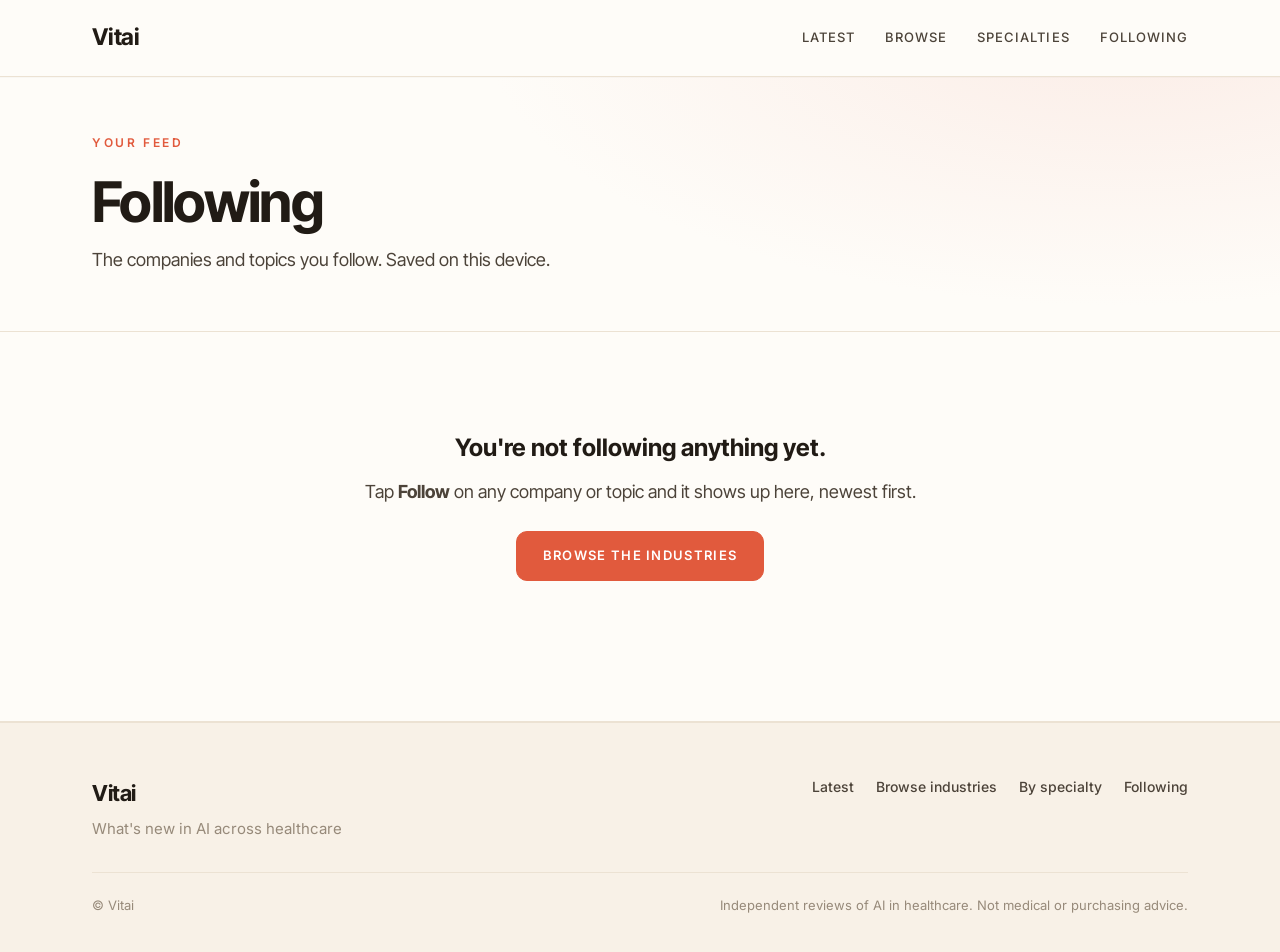
<file: following.html>
<!DOCTYPE html>
<html lang="en">
<head>
  <meta charset="UTF-8" />
  <meta name="viewport" content="width=device-width, initial-scale=1" />
  <title>Following · Vitai</title>
  <meta name="description" content="The companies and topics you follow, and the latest from them." />
  <link href="https://fonts.googleapis.com/css2?family=Inter:wght@400;500;600;700;800&family=Inter+Tight:wght@500;600;700&display=swap" rel="stylesheet" />
  <link rel="stylesheet" href="styles.css" />
</head>
<body>
  <div id="header-slot"></div>

  <section class="db-head">
    <div class="wrap">
      <p class="eyebrow">Your feed</p>
      <h1>Following</h1>
      <p class="db-sub" id="db-sub">The companies and topics you follow. Saved on this device.</p>
    </div>
  </section>

  <section class="section" style="padding-top:36px"><div class="wrap"><div id="following"></div></div></section>

  <div id="footer-slot"></div>

  <script src="icons.js"></script>
  <script src="data.js"></script>
  <script src="partials.js"></script>
  <script src="common.js"></script>
  <script src="following.js"></script>
</body>
</html>
</file>
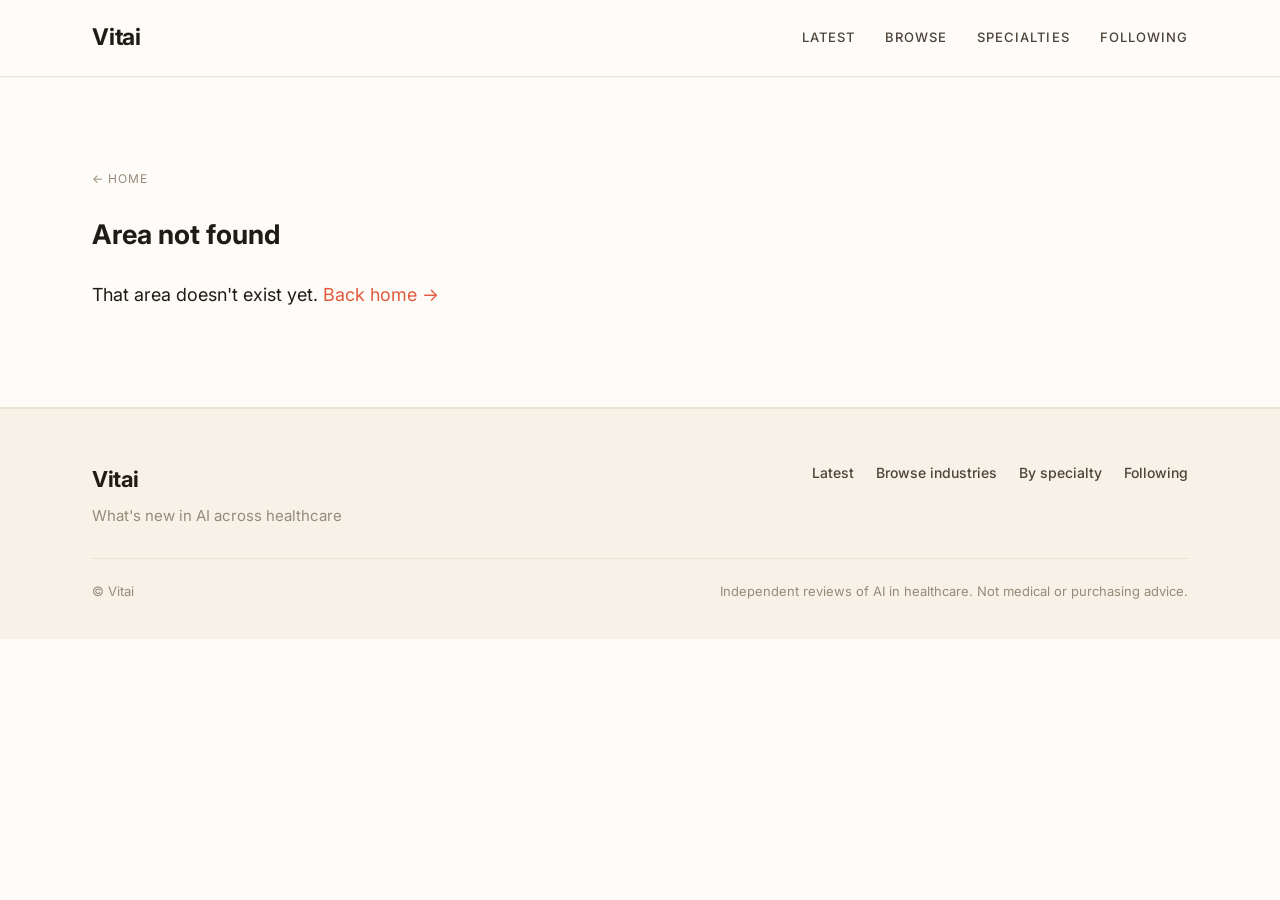
<file: industry.html>
<!DOCTYPE html>
<html lang="en">
<head>
  <meta charset="UTF-8" />
  <meta name="viewport" content="width=device-width, initial-scale=1" />
  <title>Industry — Vitai</title>
  <link rel="preconnect" href="https://fonts.googleapis.com" />
  <link rel="preconnect" href="https://fonts.gstatic.com" crossorigin />
  <link href="https://fonts.googleapis.com/css2?family=Inter:wght@400;500;600;700;800&family=Newsreader:ital,opsz@0,6..72;1,6..72&display=swap" rel="stylesheet" />
  <link rel="stylesheet" href="styles.css" />
</head>
<body>
  <div id="header-slot"></div>
  <main class="section"><div class="wrap" id="industry"></div></main>
  <div id="footer-slot"></div>

  <script src="icons.js"></script>
  <script src="data.js"></script>
  <script src="partials.js"></script>
  <script src="industry.js"></script>
</body>
</html>
</file>
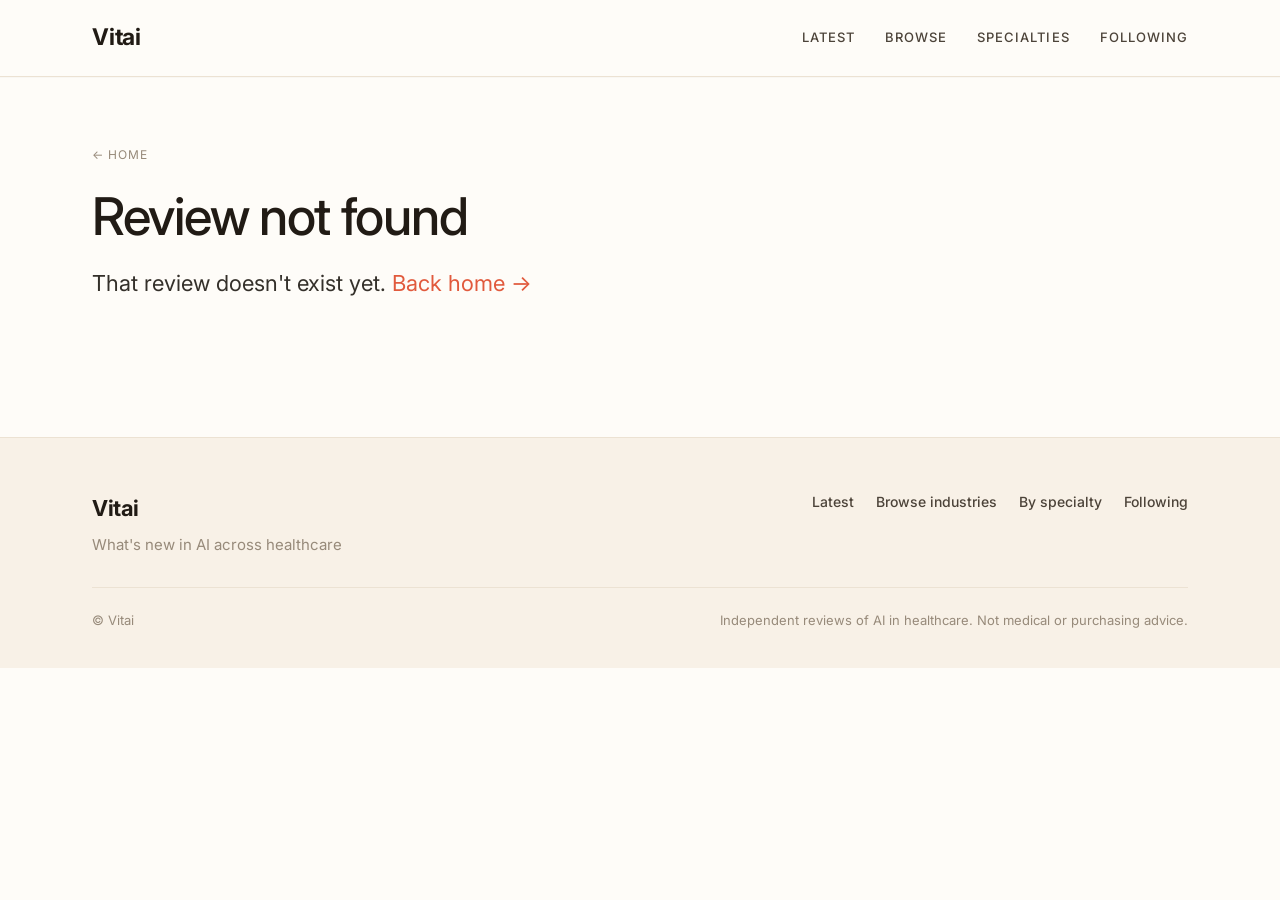
<file: product.html>
<!DOCTYPE html>
<html lang="en">
<head>
  <meta charset="UTF-8" />
  <meta name="viewport" content="width=device-width, initial-scale=1" />
  <title>Product review — Vitai</title>
  <link rel="preconnect" href="https://fonts.googleapis.com" />
  <link rel="preconnect" href="https://fonts.gstatic.com" crossorigin />
  <link href="https://fonts.googleapis.com/css2?family=Inter:wght@400;500;600;700;800&family=Newsreader:ital,opsz@0,6..72;1,6..72&display=swap" rel="stylesheet" />
  <link rel="stylesheet" href="styles.css" />
</head>
<body>
  <div id="header-slot"></div>
  <main class="article"><div class="wrap" id="product"></div></main>
  <div id="footer-slot"></div>

  <script src="icons.js"></script>
  <script src="data.js"></script>
  <script src="partials.js"></script>
  <script src="product.js"></script>
</body>
</html>
</file>
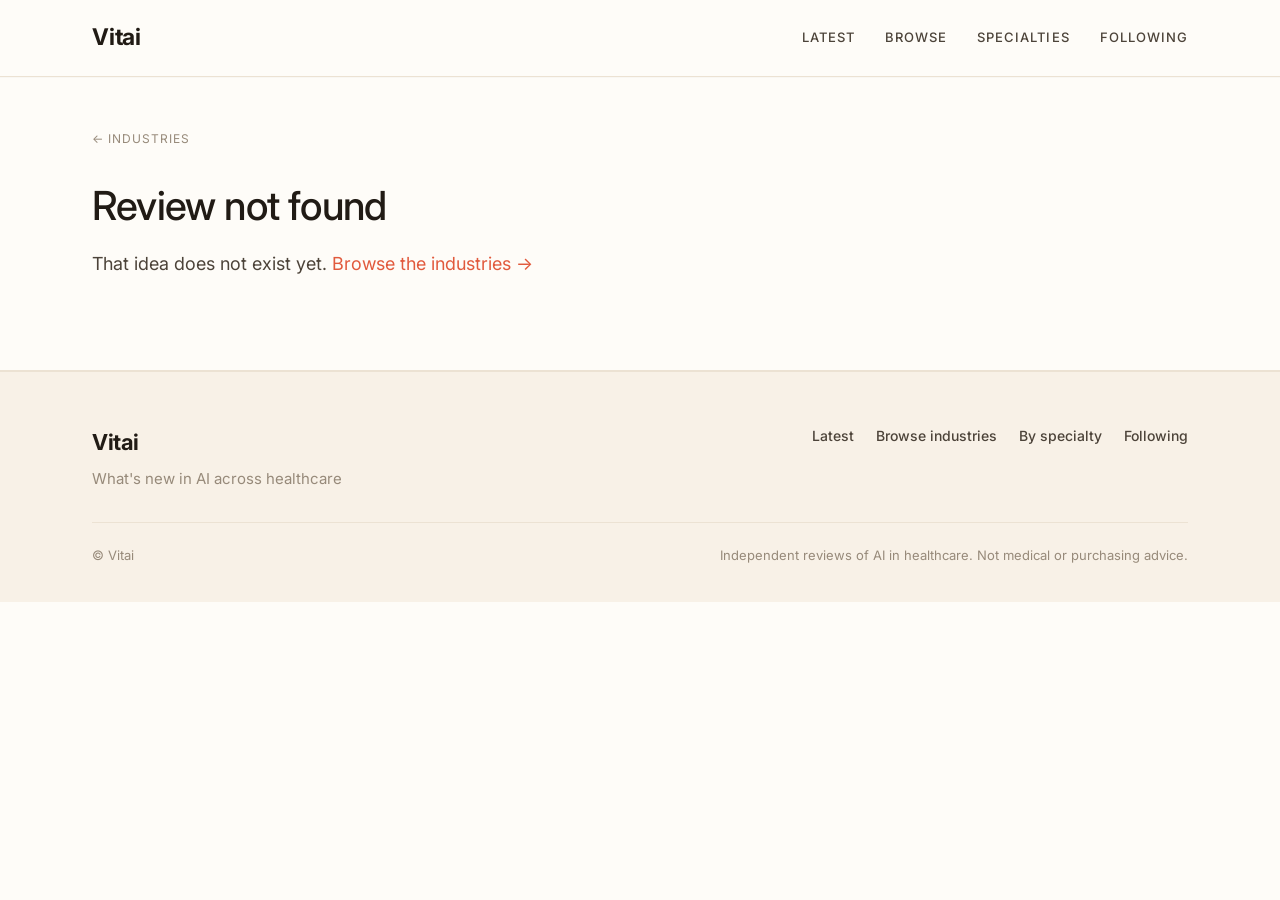
<file: review.html>
<!DOCTYPE html>
<html lang="en">
<head>
  <meta charset="UTF-8" />
  <meta name="viewport" content="width=device-width, initial-scale=1" />
  <title>Review · Nithila Notes</title>
  <meta name="description" content="An AI-in-healthcare idea, reviewed: what the company does, where AI stands, and the verdict." />
  <link rel="preconnect" href="https://fonts.googleapis.com" />
  <link rel="preconnect" href="https://fonts.gstatic.com" crossorigin />
  <link href="https://fonts.googleapis.com/css2?family=Fraunces:ital,opsz,wght@0,9..144,400;0,9..144,500;0,9..144,600;1,9..144,400;1,9..144,500&family=Inter:wght@400;500;600;700&display=swap" rel="stylesheet" />
  <link rel="stylesheet" href="styles.css" />
</head>
<body>
  <div id="header-slot"></div>
  <main class="section" style="padding-top:40px"><div class="wrap"><div id="review"></div></div></main>
  <div id="footer-slot"></div>

  <script src="icons.js"></script>
  <script src="data.js"></script>
  <script src="partials.js"></script>
  <script src="review.js"></script>
</body>
</html>
</file>
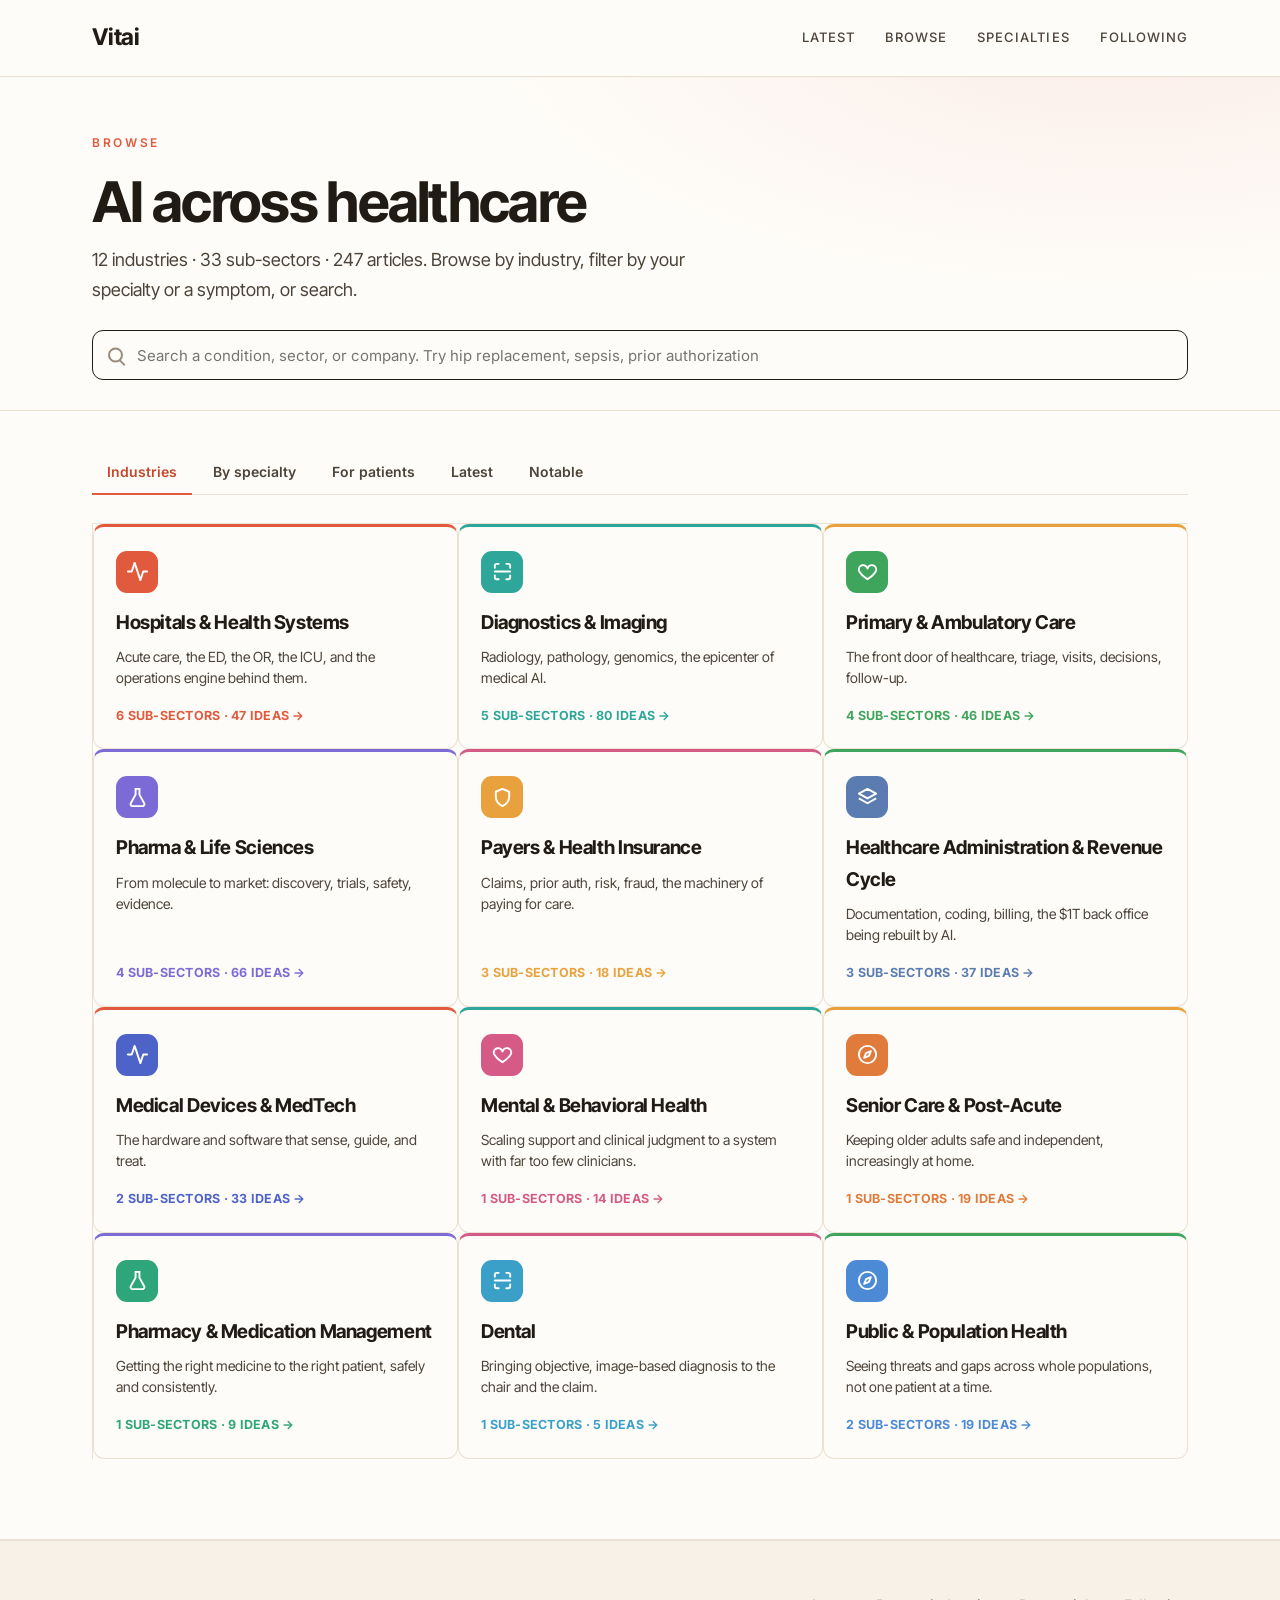
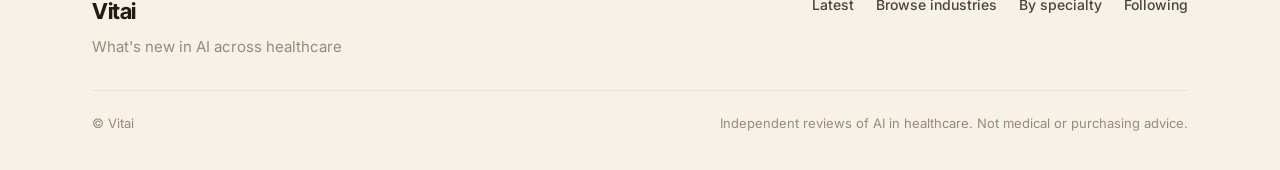
<file: reviews.html>
<!DOCTYPE html>
<html lang="en">
<head>
  <meta charset="UTF-8" />
  <meta name="viewport" content="width=device-width, initial-scale=1" />
  <title>Industries · Vitai</title>
  <meta name="description" content="A map of how AI is reshaping every healthcare industry — sector by sector, with trends, adoption, and the companies to know." />
  <link rel="preconnect" href="https://fonts.googleapis.com" />
  <link rel="preconnect" href="https://fonts.gstatic.com" crossorigin />
  <link href="https://fonts.googleapis.com/css2?family=Inter:wght@400;500;600;700;800&family=Inter+Tight:wght@500;600;700&display=swap" rel="stylesheet" />
  <link rel="stylesheet" href="styles.css" />
</head>
<body>
  <div id="header-slot"></div>

  <section class="db-head">
    <div class="wrap">
      <p class="eyebrow">Browse</p>
      <h1>AI across healthcare</h1>
      <p class="db-sub" id="db-sub"></p>
      <div class="db-controls">
        <div class="db-search">
          <span class="db-search-ico" aria-hidden="true"></span>
          <input id="q" type="search" placeholder="Search a condition, sector, or company. Try hip replacement, sepsis, prior authorization" aria-label="Search" />
        </div>
      </div>
    </div>
  </section>

  <section class="section" style="padding-top:40px">
    <div class="wrap"><div id="view"></div></div>
  </section>

  <div id="footer-slot"></div>

  <script src="icons.js"></script>
  <script src="data.js"></script>
  <script src="partials.js"></script>
  <script src="common.js"></script>
  <script src="reviews.js"></script>
</body>
</html>
</file>
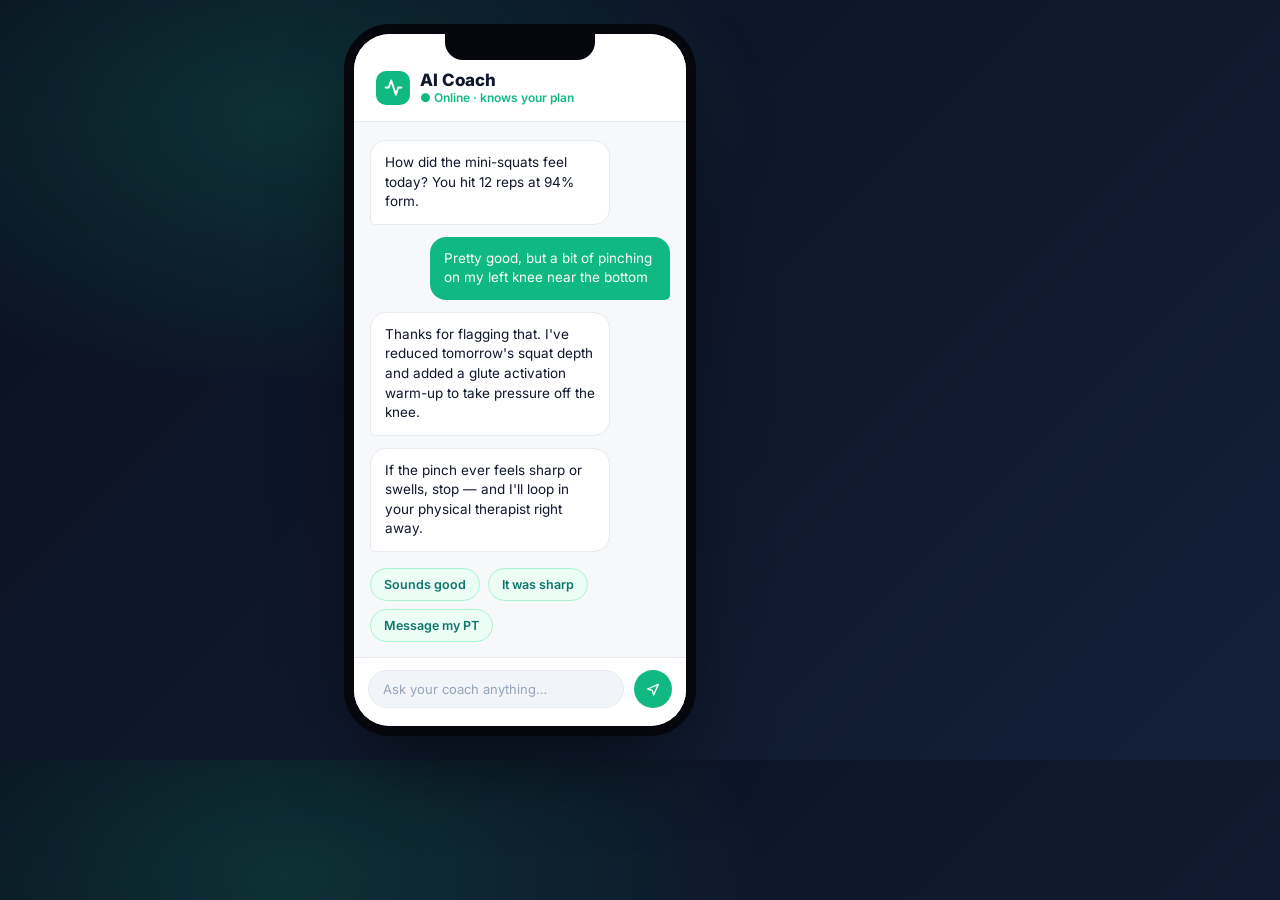
<file: prototypes/physio-coach.html>
<!DOCTYPE html>
<html lang="en">
<head>
<meta charset="UTF-8" /><meta name="viewport" content="width=device-width, initial-scale=1" />
<title>Prototype — AI Coach</title>
<link href="https://fonts.googleapis.com/css2?family=Inter:wght@400;500;600;700;800&display=swap" rel="stylesheet" />
<style>
  :root{ --teal:#10B981; --ink:#0F172A; }
  *{box-sizing:border-box;margin:0;padding:0;font-family:"Inter",system-ui,sans-serif;}
  body{ width:1040px;height:760px;display:flex;align-items:center;justify-content:center;
    background:radial-gradient(800px 460px at 22% 15%, rgba(16,185,129,.18), transparent 60%), linear-gradient(135deg,#0A1020,#132038);}
  .phone{ width:352px;height:712px;border-radius:46px;background:#0B1220;border:10px solid #05070d;
    box-shadow:0 40px 90px -30px rgba(0,0,0,.7);position:relative;overflow:hidden;}
  .notch{position:absolute;top:0;left:50%;transform:translateX(-50%);width:150px;height:26px;background:#05070d;border-radius:0 0 18px 18px;z-index:3;}
  .screen{position:absolute;inset:0;background:#F6F8FA;display:flex;flex-direction:column;}
  .top{background:#fff;padding:36px 22px 16px;border-bottom:1px solid #E5EAF0;display:flex;align-items:center;gap:10px;}
  .logo{width:34px;height:34px;border-radius:10px;background:var(--teal);display:grid;place-items:center;}
  .logo svg{width:19px;height:19px;}
  .top .t{font-size:17px;font-weight:800;color:var(--ink);}
  .top .s{font-size:12px;color:var(--teal);font-weight:600;}
  .chat{flex:1;padding:18px 16px;display:flex;flex-direction:column;gap:12px;overflow:hidden;}
  .msg{max-width:80%;padding:12px 14px;font-size:13.5px;line-height:1.45;border-radius:16px;}
  .ai{align-self:flex-start;background:#fff;border:1px solid #E5EAF0;color:var(--ink);border-bottom-left-radius:5px;}
  .me{align-self:flex-end;background:var(--teal);color:#fff;border-bottom-right-radius:5px;}
  .chips{display:flex;flex-wrap:wrap;gap:8px;margin-top:4px;}
  .chip{font-size:12.5px;font-weight:600;color:#0f766e;background:#ECFDF5;border:1px solid #A7F3D0;border-radius:999px;padding:8px 13px;}
  .bar{background:#fff;border-top:1px solid #E5EAF0;padding:12px 14px 18px;display:flex;gap:10px;align-items:center;}
  .input{flex:1;height:38px;border-radius:999px;background:#F1F5F9;border:1px solid #E5EAF0;display:flex;align-items:center;padding:0 14px;color:#94A3B8;font-size:13px;}
  .send{width:38px;height:38px;border-radius:50%;background:var(--teal);display:grid;place-items:center;}
  .send svg{width:16px;height:16px;}
</style>
</head>
<body>
  <div class="phone">
    <div class="notch"></div>
    <div class="screen">
      <div class="top">
        <span class="logo"><svg viewBox="0 0 24 24"><path d="M22 12h-4l-3 9L9 3l-3 9H2" fill="none" stroke="#fff" stroke-width="2.4" stroke-linecap="round" stroke-linejoin="round"/></svg></span>
        <div><div class="t">AI Coach</div><div class="s">● Online · knows your plan</div></div>
      </div>
      <div class="chat">
        <div class="msg ai">How did the mini-squats feel today? You hit 12 reps at 94% form.</div>
        <div class="msg me">Pretty good, but a bit of pinching on my left knee near the bottom</div>
        <div class="msg ai">Thanks for flagging that. I've reduced tomorrow's squat depth and added a glute activation warm-up to take pressure off the knee.</div>
        <div class="msg ai">If the pinch ever feels sharp or swells, stop — and I'll loop in your physical therapist right away.</div>
        <div class="chips"><span class="chip">Sounds good</span><span class="chip">It was sharp</span><span class="chip">Message my PT</span></div>
      </div>
      <div class="bar">
        <div class="input">Ask your coach anything…</div>
        <div class="send"><svg viewBox="0 0 24 24"><path d="M4 12l16-7-7 16-2-7-7-2z" fill="none" stroke="#fff" stroke-width="2" stroke-linejoin="round"/></svg></div>
      </div>
    </div>
  </div>
</body>
</html>
</file>
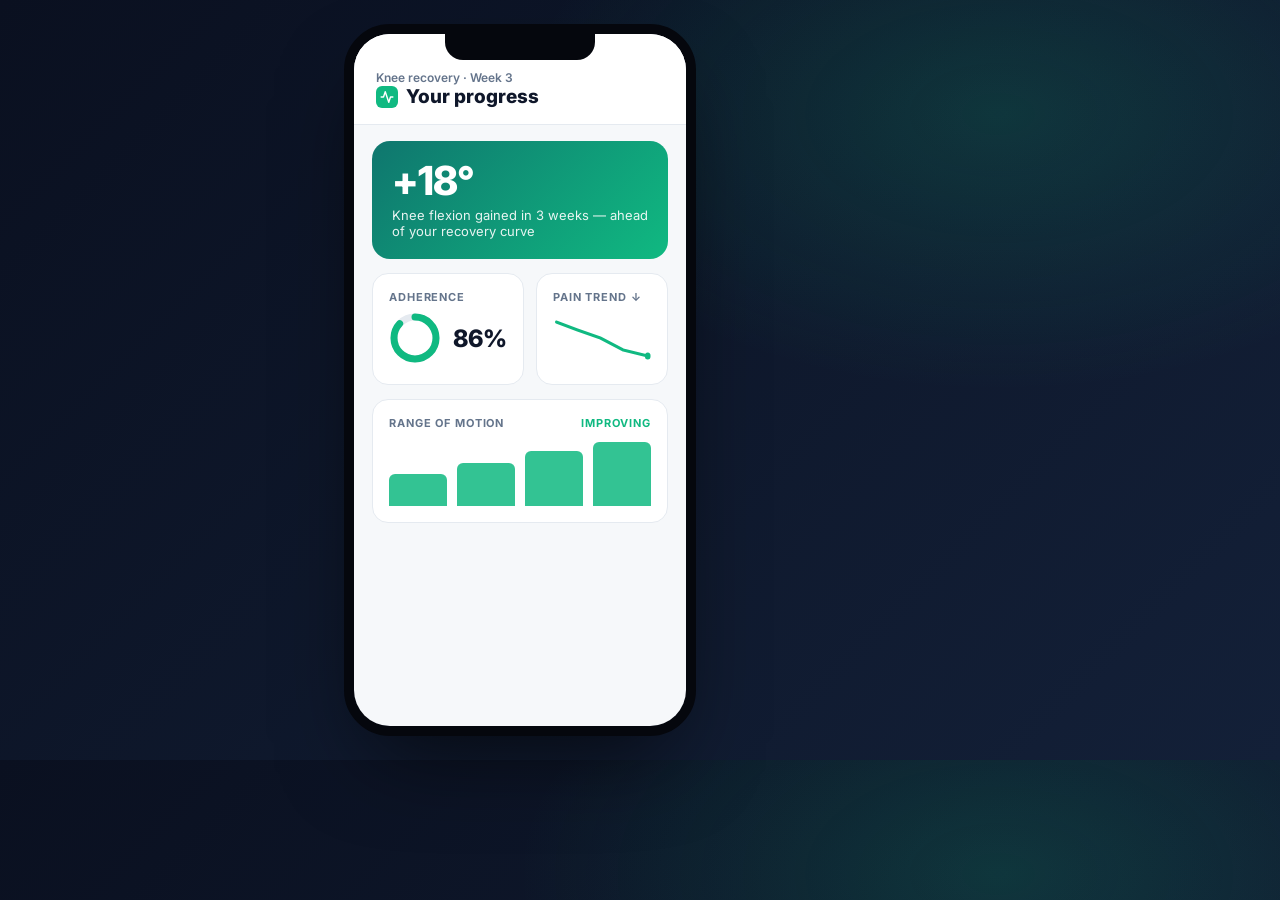
<file: prototypes/physio-progress.html>
<!DOCTYPE html>
<html lang="en">
<head>
<meta charset="UTF-8" /><meta name="viewport" content="width=device-width, initial-scale=1" />
<title>Prototype — Progress</title>
<link href="https://fonts.googleapis.com/css2?family=Inter:wght@400;500;600;700;800&display=swap" rel="stylesheet" />
<style>
  :root{ --teal:#10B981; --ink:#0F172A; }
  *{box-sizing:border-box;margin:0;padding:0;font-family:"Inter",system-ui,sans-serif;}
  body{ width:1040px;height:760px;display:flex;align-items:center;justify-content:center;
    background:radial-gradient(800px 460px at 78% 15%, rgba(16,185,129,.18), transparent 60%), linear-gradient(135deg,#0A1020,#132038);}
  .phone{ width:352px;height:712px;border-radius:46px;background:#0B1220;border:10px solid #05070d;
    box-shadow:0 40px 90px -30px rgba(0,0,0,.7);position:relative;overflow:hidden;}
  .notch{position:absolute;top:0;left:50%;transform:translateX(-50%);width:150px;height:26px;background:#05070d;border-radius:0 0 18px 18px;z-index:3;}
  .screen{position:absolute;inset:0;background:#F6F8FA;display:flex;flex-direction:column;}
  .top{background:#fff;padding:36px 22px 16px;border-bottom:1px solid #E5EAF0;}
  .top .k{font-size:12px;color:#64748B;font-weight:600;}
  .top .t{font-size:19px;font-weight:800;color:var(--ink);display:flex;align-items:center;gap:8px;}
  .logo{width:22px;height:22px;border-radius:6px;background:var(--teal);display:grid;place-items:center;}
  .logo svg{width:14px;height:14px;}
  .pad{padding:16px 18px;display:flex;flex-direction:column;gap:14px;overflow:hidden;}
  .hero-num{background:linear-gradient(135deg,#0f766e,#10B981);color:#fff;border-radius:18px;padding:20px;}
  .hero-num .big{font-size:40px;font-weight:800;letter-spacing:-.02em;line-height:1;}
  .hero-num .sub{font-size:13px;opacity:.9;margin-top:6px;}
  .row2{display:grid;grid-template-columns:1fr 1fr;gap:12px;}
  .card{background:#fff;border:1px solid #E5EAF0;border-radius:16px;padding:16px;}
  .card .lab{font-size:11px;text-transform:uppercase;letter-spacing:.08em;color:#64748B;font-weight:700;margin-bottom:8px;}
  .ring{display:flex;align-items:center;gap:12px;}
  .ring .pct{font-size:24px;font-weight:800;color:var(--ink);}
  .chart{background:#fff;border:1px solid #E5EAF0;border-radius:16px;padding:16px;}
  .chart .lab{font-size:11px;text-transform:uppercase;letter-spacing:.08em;color:#64748B;font-weight:700;margin-bottom:6px;display:flex;justify-content:space-between;}
  .chart .down{color:var(--teal);}
  .bars{display:flex;align-items:flex-end;gap:10px;height:70px;margin-top:6px;}
  .bars div{flex:1;background:var(--teal);border-radius:6px 6px 0 0;opacity:.85;}
</style>
</head>
<body>
  <div class="phone">
    <div class="notch"></div>
    <div class="screen">
      <div class="top">
        <div class="k">Knee recovery · Week 3</div>
        <div class="t"><span class="logo"><svg viewBox="0 0 24 24"><path d="M22 12h-4l-3 9L9 3l-3 9H2" fill="none" stroke="#fff" stroke-width="2.4" stroke-linecap="round" stroke-linejoin="round"/></svg></span> Your progress</div>
      </div>
      <div class="pad">
        <div class="hero-num">
          <div class="big">+18°</div>
          <div class="sub">Knee flexion gained in 3 weeks — ahead of your recovery curve</div>
        </div>
        <div class="row2">
          <div class="card">
            <div class="lab">Adherence</div>
            <div class="ring">
              <svg width="52" height="52" viewBox="0 0 52 52">
                <circle cx="26" cy="26" r="21" fill="none" stroke="#E5EAF0" stroke-width="7"/>
                <circle cx="26" cy="26" r="21" fill="none" stroke="#10B981" stroke-width="7" stroke-linecap="round"
                        stroke-dasharray="132" stroke-dashoffset="18" transform="rotate(-90 26 26)"/>
              </svg>
              <span class="pct">86%</span>
            </div>
          </div>
          <div class="card">
            <div class="lab">Pain trend ↓</div>
            <svg width="100%" height="52" viewBox="0 0 120 52" preserveAspectRatio="none">
              <polyline points="4,10 30,18 58,26 86,38 116,44" fill="none" stroke="#10B981" stroke-width="3" stroke-linecap="round" stroke-linejoin="round"/>
              <circle cx="116" cy="44" r="3.5" fill="#10B981"/>
            </svg>
          </div>
        </div>
        <div class="chart">
          <div class="lab"><span>Range of motion</span><span class="down">improving</span></div>
          <div class="bars"><div style="height:46%"></div><div style="height:62%"></div><div style="height:78%"></div><div style="height:92%"></div></div>
        </div>
      </div>
    </div>
  </div>
</body>
</html>
</file>
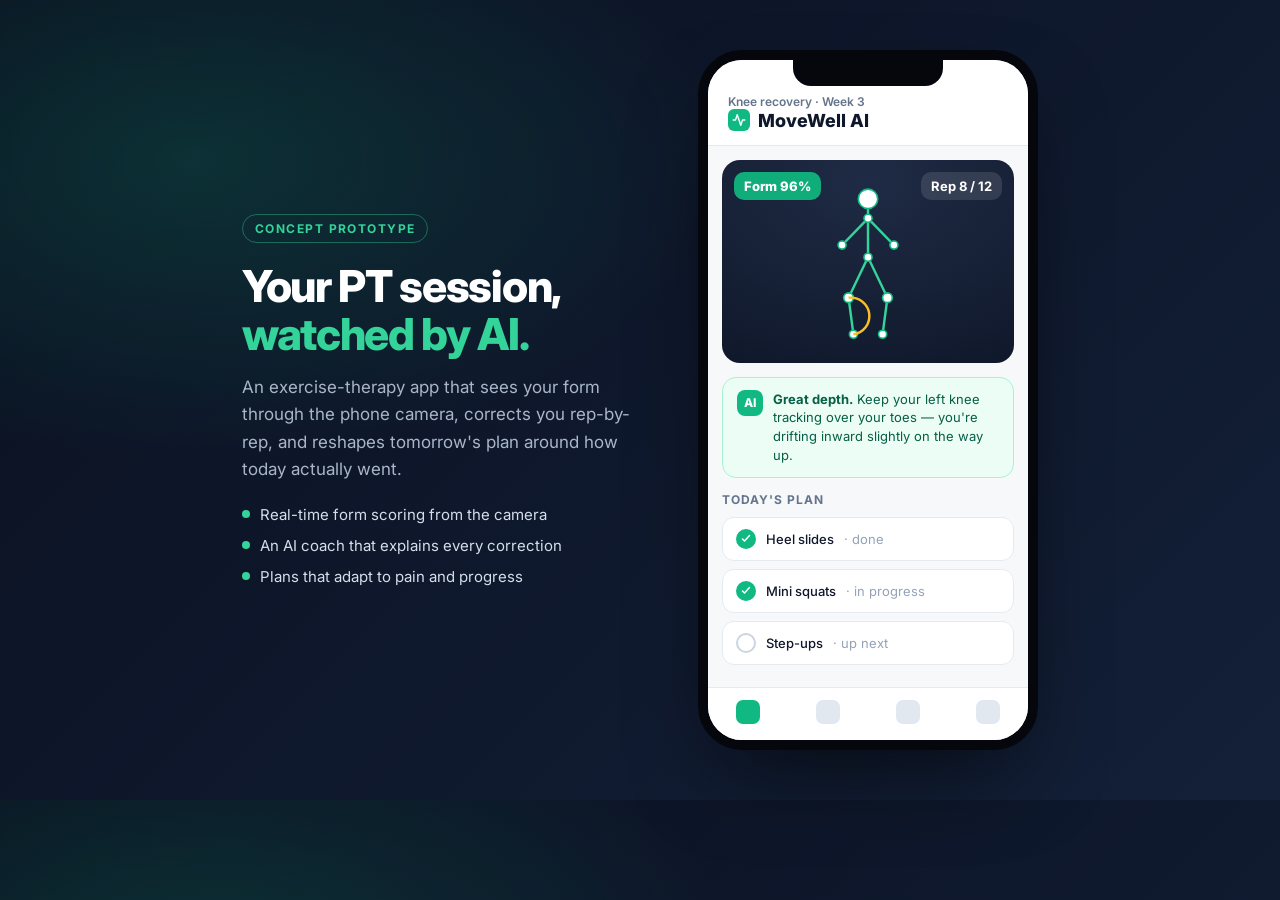
<file: prototypes/physio.html>
<!DOCTYPE html>
<html lang="en">
<head>
<meta charset="UTF-8" />
<meta name="viewport" content="width=device-width, initial-scale=1" />
<title>Prototype — AI Physiotherapy</title>
<link href="https://fonts.googleapis.com/css2?family=Inter:wght@400;500;600;700;800&display=swap" rel="stylesheet" />
<style>
  :root{ --teal:#10B981; --ink:#0F172A; }
  *{box-sizing:border-box; margin:0; padding:0; font-family:"Inter",system-ui,sans-serif;}
  body{
    width:1280px; height:800px; display:flex; align-items:center; justify-content:center; gap:56px;
    background:
      radial-gradient(900px 500px at 15% 20%, rgba(16,185,129,0.18), transparent 60%),
      linear-gradient(135deg,#0A1020,#132038);
    color:#fff; overflow:hidden;
  }
  /* left copy */
  .copy{ width:400px; }
  .badge{ display:inline-block; font-size:12px; font-weight:700; letter-spacing:.12em; text-transform:uppercase;
    color:#34D399; border:1px solid rgba(52,211,153,.4); border-radius:999px; padding:6px 12px; margin-bottom:20px;}
  .copy h1{ font-size:44px; line-height:1.08; letter-spacing:-.03em; font-weight:800; margin-bottom:16px;}
  .copy h1 span{ color:#34D399; }
  .copy p{ font-size:17px; color:#A9B6C9; line-height:1.6;}
  .copy .feats{ margin-top:22px; display:flex; flex-direction:column; gap:12px;}
  .copy .feats div{ display:flex; align-items:center; gap:10px; font-size:15px; color:#D5DEEA;}
  .dot{ width:8px; height:8px; border-radius:50%; background:#34D399; flex:none;}
  /* phone */
  .phone{
    width:340px; height:700px; border-radius:44px; background:#0B1220;
    border:10px solid #05070d; box-shadow:0 40px 90px -30px rgba(0,0,0,.7); position:relative; overflow:hidden;
  }
  .notch{ position:absolute; top:0; left:50%; transform:translateX(-50%); width:150px; height:26px; background:#05070d; border-radius:0 0 18px 18px; z-index:3;}
  .screen{ position:absolute; inset:0; background:#F6F8FA; display:flex; flex-direction:column;}
  .app-top{ background:#fff; padding:34px 20px 14px; border-bottom:1px solid #E5EAF0;}
  .app-top .k{ font-size:12px; color:#64748B; font-weight:600;}
  .app-top .t{ font-size:18px; font-weight:800; color:var(--ink); display:flex; align-items:center; gap:8px;}
  .logo{ width:22px; height:22px; border-radius:6px; background:var(--teal); display:grid; place-items:center;}
  .logo svg{ width:14px; height:14px;}
  /* camera / pose */
  .cam{ margin:14px; border-radius:18px; height:250px; position:relative; overflow:hidden;
    background:radial-gradient(120% 120% at 50% 10%, #1f2b45, #0d1526);}
  .form-badge{ position:absolute; top:12px; left:12px; background:rgba(16,185,129,.92); color:#fff; font-weight:800;
    font-size:13px; padding:6px 10px; border-radius:10px;}
  .rep{ position:absolute; top:12px; right:12px; background:rgba(255,255,255,.12); color:#fff; font-weight:700;
    font-size:13px; padding:6px 10px; border-radius:10px; backdrop-filter:blur(4px);}
  .cam svg{ position:absolute; inset:0; width:100%; height:100%;}
  /* coach bubble */
  .coach{ margin:0 14px; background:#ECFDF5; border:1px solid #A7F3D0; border-radius:14px; padding:12px 14px;
    display:flex; gap:10px; align-items:flex-start;}
  .coach .ai{ width:26px; height:26px; border-radius:8px; background:var(--teal); color:#fff; font-size:12px; font-weight:800;
    display:grid; place-items:center; flex:none;}
  .coach p{ font-size:13px; color:#065F46; line-height:1.45;}
  /* plan */
  .plan{ margin:14px; }
  .plan h4{ font-size:12px; text-transform:uppercase; letter-spacing:.08em; color:#64748B; margin-bottom:10px;}
  .plan .item{ display:flex; align-items:center; gap:10px; background:#fff; border:1px solid #E5EAF0; border-radius:12px;
    padding:11px 13px; margin-bottom:8px; font-size:13px; color:var(--ink); font-weight:500;}
  .check{ width:20px; height:20px; border-radius:50%; background:var(--teal); color:#fff; display:grid; place-items:center; flex:none;}
  .check svg{ width:12px; height:12px;}
  .todo{ width:20px; height:20px; border-radius:50%; border:2px solid #CBD5E1; flex:none;}
  .muted{ color:#94A3B8; font-weight:400;}
  .nav{ margin-top:auto; background:#fff; border-top:1px solid #E5EAF0; display:flex; justify-content:space-around; padding:12px 0 16px;}
  .nav span{ width:24px; height:24px; border-radius:7px; background:#E2E8F0;}
  .nav span.on{ background:var(--teal);}
</style>
</head>
<body>
  <div class="copy">
    <span class="badge">Concept prototype</span>
    <h1>Your PT session, <span>watched by AI.</span></h1>
    <p>An exercise-therapy app that sees your form through the phone camera, corrects you rep-by-rep, and reshapes tomorrow's plan around how today actually went.</p>
    <div class="feats">
      <div><span class="dot"></span> Real-time form scoring from the camera</div>
      <div><span class="dot"></span> An AI coach that explains every correction</div>
      <div><span class="dot"></span> Plans that adapt to pain and progress</div>
    </div>
  </div>

  <div class="phone">
    <div class="notch"></div>
    <div class="screen">
      <div class="app-top">
        <div class="k">Knee recovery · Week 3</div>
        <div class="t"><span class="logo"><svg viewBox="0 0 24 24"><path d="M22 12h-4l-3 9L9 3l-3 9H2" fill="none" stroke="#fff" stroke-width="2.4" stroke-linecap="round" stroke-linejoin="round"/></svg></span> MoveWell AI</div>
      </div>

      <div class="cam">
        <div class="form-badge">Form 96%</div>
        <div class="rep">Rep 8 / 12</div>
        <svg viewBox="0 0 300 250" preserveAspectRatio="xMidYMid meet">
          <!-- skeleton -->
          <g stroke="#34D399" stroke-width="3" stroke-linecap="round">
            <line x1="150" y1="55" x2="150" y2="120"/>
            <line x1="150" y1="72" x2="118" y2="105"/>
            <line x1="150" y1="72" x2="182" y2="105"/>
            <line x1="150" y1="120" x2="126" y2="170"/>
            <line x1="150" y1="120" x2="174" y2="170"/>
            <line x1="126" y1="170" x2="132" y2="215"/>
            <line x1="174" y1="170" x2="168" y2="215"/>
          </g>
          <g fill="#fff" stroke="#10B981" stroke-width="2">
            <circle cx="150" cy="48" r="12"/>
            <circle cx="150" cy="72" r="5"/>
            <circle cx="118" cy="105" r="5"/><circle cx="182" cy="105" r="5"/>
            <circle cx="150" cy="120" r="5"/>
            <circle cx="126" cy="170" r="6"/><circle cx="174" cy="170" r="6"/>
            <circle cx="132" cy="215" r="5"/><circle cx="168" cy="215" r="5"/>
          </g>
          <!-- angle highlight at knee -->
          <path d="M126 170 A 18 18 0 0 1 132 215" fill="none" stroke="#FBBF24" stroke-width="3"/>
        </svg>
      </div>

      <div class="coach">
        <div class="ai">AI</div>
        <p><b>Great depth.</b> Keep your left knee tracking over your toes — you're drifting inward slightly on the way up.</p>
      </div>

      <div class="plan">
        <h4>Today's plan</h4>
        <div class="item"><span class="check"><svg viewBox="0 0 24 24"><path d="M5 12l4 4 10-11" fill="none" stroke="#fff" stroke-width="3" stroke-linecap="round" stroke-linejoin="round"/></svg></span> Heel slides <span class="muted">· done</span></div>
        <div class="item"><span class="check"><svg viewBox="0 0 24 24"><path d="M5 12l4 4 10-11" fill="none" stroke="#fff" stroke-width="3" stroke-linecap="round" stroke-linejoin="round"/></svg></span> Mini squats <span class="muted">· in progress</span></div>
        <div class="item"><span class="todo"></span> Step-ups <span class="muted">· up next</span></div>
      </div>

      <div class="nav"><span class="on"></span><span></span><span></span><span></span></div>
    </div>
  </div>
</body>
</html>
</file>
<file: styles.css>
/* ==========================================================================
   Nithila Notes — elegant black-and-white editorial theme.
   Monochrome, serif display, generous whitespace. Plain CSS, no build step.
   ========================================================================== */

:root {
  --paper:    #FEFCF8;   /* warm ivory base */
  --paper-2:  #F8F1E7;   /* deeper ivory for alternating sections */
  --ink:      #211B15;   /* warm near-black */
  --ink-2:    #4C4339;   /* secondary text */
  --muted:    #978A7A;   /* meta / labels */
  --line:     #ECE2D3;   /* hairlines */
  --line-2:   #211B15;   /* strong rule */

  --accent:     #E15A3D;   /* coral / clay — primary brand */
  --accent-ink: #C4472C;   /* darker coral for hover */
  --accent-soft:#FBEDE7;   /* tinted coral wash */
  --accent-2:     #0E9A95; /* teal — secondary */
  --accent-2-ink: #0B7C78;
  --accent-2-soft:#DEF3F1;
  --accent-3:     #2E5AAC; /* navy blue — tertiary */
  --accent-3-ink: #22447F;
  --accent-3-soft:#E4EAF7;

  --display: "Inter Tight", "Inter", system-ui, sans-serif;
  --sans:    "Inter", system-ui, -apple-system, "Segoe UI", sans-serif;

  --radius:    16px;
  --radius-sm: 11px;
  --wide: 1160px;
}

* { box-sizing: border-box; }
html { scroll-behavior: smooth; }
body {
  margin: 0; background: var(--paper); color: var(--ink);
  font-family: var(--display); font-size: 18px; line-height: 1.65;
  -webkit-font-smoothing: antialiased;
  font-optical-sizing: auto;
}
a { color: var(--ink); text-decoration: none; }
a:hover { text-decoration: underline; text-underline-offset: 3px; }
img { max-width: 100%; display: block; }
.wrap { max-width: var(--wide); margin: 0 auto; padding: 0 32px; }

/* labels / eyebrows use the sans, spaced + uppercase */
.eyebrow, .nav a, .meta, .chip, .kicker, .tag, .btn, .stat .label,
.section-label, .card .cat, .glance .k, .vcard h4, .attrib, .crumb, .footcol h4 {
  font-family: var(--sans);
}
.eyebrow {
  text-transform: uppercase; letter-spacing: 0.22em; font-size: 12px;
  font-weight: 600; color: var(--muted); margin: 0 0 20px;
}

/* ---- Header --------------------------------------------------------------- */
.site-header { border-bottom: 1px solid var(--line); background: var(--paper); position: sticky; top: 0; z-index: 20; }
.site-header .wrap { display: flex; align-items: center; justify-content: space-between; height: 76px; }
.brand { font-family: var(--display); font-weight: 600; font-size: 23px; letter-spacing: -0.01em; color: var(--ink); }
.brand:hover { text-decoration: none; }
.brand em { font-style: italic; }
.nav { display: flex; gap: 30px; }
.nav a { font-size: 13px; letter-spacing: 0.08em; text-transform: uppercase; font-weight: 500; color: var(--ink-2); }
.nav a:hover { color: var(--ink); text-decoration: none; }

/* ---- Buttons -------------------------------------------------------------- */
.btns { display: flex; gap: 14px; flex-wrap: wrap; }
.btn {
  display: inline-flex; align-items: center; gap: 9px; height: 50px; padding: 0 26px;
  font-size: 13px; letter-spacing: 0.1em; text-transform: uppercase; font-weight: 600; cursor: pointer;
  border: 1px solid var(--line-2); border-radius: 0;
}
.btn:hover { text-decoration: none; }
.btn-solid { background: var(--ink); color: var(--paper); }
.btn-solid:hover { background: #000; }
.btn-ghost { background: transparent; color: var(--ink); }
.btn-ghost:hover { background: var(--ink); color: var(--paper); }

/* ---- Portfolio hero ------------------------------------------------------- */
.p-hero { border-bottom: 1px solid var(--line); }
.p-hero .wrap { display: grid; grid-template-columns: 1.15fr 0.85fr; gap: 48px; align-items: center; padding: 84px 32px 88px; }
.p-hero h1 { font-family: var(--display); font-weight: 500; font-size: clamp(40px, 6vw, 68px); line-height: 1.04; letter-spacing: -0.025em; margin: 0 0 26px; }
.p-hero h1 em { font-style: italic; }
.p-hero .intro { font-size: 20px; color: var(--ink-2); max-width: 540px; margin: 0 0 34px; }
.p-hero .art { display: flex; justify-content: center; }
.p-hero .art svg { width: 100%; max-width: 420px; height: auto; }

/* ---- Generic section ------------------------------------------------------ */
.section { padding: 80px 0; border-bottom: 1px solid var(--line); }
.section.alt { background: var(--paper-2); }
.section-head { display: flex; align-items: baseline; justify-content: space-between; gap: 24px; margin-bottom: 44px; }
.section-head h2 { font-family: var(--display); font-weight: 500; font-size: clamp(28px, 4vw, 40px); letter-spacing: -0.02em; margin: 6px 0 0; }
.section-head .link { font-family: var(--sans); font-size: 13px; letter-spacing: 0.08em; text-transform: uppercase; font-weight: 600; white-space: nowrap; }

/* ---- Featured reviews (portfolio work) ------------------------------------ */
.reviews { display: grid; gap: 0; }
.review-row {
  display: grid; grid-template-columns: 200px 1fr auto; gap: 32px; align-items: center;
  padding: 30px 0; border-top: 1px solid var(--line); transition: padding-left .2s ease;
}
.review-row:last-child { border-bottom: 1px solid var(--line); }
.review-row:hover { padding-left: 10px; text-decoration: none; }
.review-row .cat { font-family: var(--sans); font-size: 11px; letter-spacing: 0.14em; text-transform: uppercase; color: var(--muted); font-weight: 600; }
.review-row h3 { font-family: var(--display); font-weight: 500; font-size: 25px; letter-spacing: -0.01em; margin: 0 0 6px; }
.review-row p { color: var(--ink-2); font-size: 16px; margin: 0; }
.review-row .arrow { font-family: var(--sans); font-size: 22px; color: var(--muted); }
.review-row:hover .arrow { color: var(--ink); }

/* card variant (used on industry/product listings) */
.grid-cards { display: grid; grid-template-columns: repeat(3, 1fr); gap: 0; border-top: 1px solid var(--line); }
.card {
  display: flex; flex-direction: column; padding: 30px; border-right: 1px solid var(--line); border-bottom: 1px solid var(--line);
}
.card:nth-child(3n) { border-right: none; }
.card:hover { background: var(--paper-2); text-decoration: none; }
.card .cat { font-family: var(--sans); font-size: 11px; letter-spacing: 0.14em; text-transform: uppercase; color: var(--muted); font-weight: 600; margin-bottom: 14px; }
.card h3 { font-family: var(--display); font-weight: 500; font-size: 22px; letter-spacing: -0.01em; margin: 0 0 10px; }
.card p { color: var(--ink-2); font-size: 15px; margin: 0 0 18px; }
.card .go { margin-top: auto; font-family: var(--sans); font-size: 12px; letter-spacing: 0.1em; text-transform: uppercase; font-weight: 600; }

/* ---- Areas I cover -------------------------------------------------------- */
.areas { display: grid; grid-template-columns: repeat(2, 1fr); gap: 0; border-top: 1px solid var(--line); }
.area {
  display: flex; gap: 20px; align-items: flex-start; padding: 26px 24px 26px 0;
  border-bottom: 1px solid var(--line);
}
.area:nth-child(odd) { padding-right: 40px; border-right: 1px solid var(--line); padding-left: 0; }
.area:nth-child(even) { padding-left: 40px; }
.area .no { font-family: var(--sans); font-size: 13px; font-weight: 600; color: var(--muted); padding-top: 6px; letter-spacing: 0.05em; }
.area .body h3 { font-family: var(--display); font-weight: 500; font-size: 22px; margin: 0 0 6px; letter-spacing: -0.01em; }
.area .body p { color: var(--ink-2); font-size: 15px; margin: 0 0 10px; }
.area .subs { font-family: var(--sans); font-size: 12px; color: var(--muted); letter-spacing: 0.03em; }

/* ---- About ---------------------------------------------------------------- */
.about-grid { display: grid; grid-template-columns: 300px 1fr; gap: 48px; align-items: start; }
.portrait { aspect-ratio: 3/4; background: var(--paper-2); border: 1px solid var(--line); display: grid; place-items: center; }
.portrait svg { width: 60%; opacity: 0.5; }
.about-body p { font-size: 19px; color: var(--ink-2); margin: 0 0 18px; }
.about-body p.lead { font-size: 22px; color: var(--ink); }
.skills { display: flex; flex-wrap: wrap; gap: 10px; margin-top: 26px; }
.skills span { font-family: var(--sans); font-size: 12px; letter-spacing: 0.06em; text-transform: uppercase; color: var(--ink-2); border: 1px solid var(--line-2); padding: 8px 14px; }

/* ---- Contact / footer ----------------------------------------------------- */
.site-footer { background: var(--paper-2); color: var(--ink-2); padding: 52px 0 36px; border-top: 1px solid var(--line); }
.site-footer a { color: var(--ink-2); }
.site-footer a:hover { color: var(--accent-ink); }
.foot-top { display: flex; justify-content: space-between; flex-wrap: wrap; gap: 32px; padding-bottom: 30px; border-bottom: 1px solid var(--line); }
.foot-brand { font-family: var(--display); font-weight: 700; font-size: 22px; letter-spacing: -0.02em; color: var(--ink); }
.foot-lead { font-family: var(--sans); font-size: 15px; color: var(--muted); margin: 6px 0 0; }
.foot-nav { display: flex; flex-wrap: wrap; gap: 6px 22px; align-content: flex-start; }
.foot-nav a { font-family: var(--sans); font-size: 14px; font-weight: 500; }
.foot-bottom { padding-top: 22px; font-family: var(--sans); font-size: 13px; color: var(--muted); display: flex; justify-content: space-between; flex-wrap: wrap; gap: 10px; }

/* ---- Article / product page ---------------------------------------------- */
.crumb { font-size: 12px; letter-spacing: 0.08em; text-transform: uppercase; color: var(--muted); margin-bottom: 24px; }
.crumb a { color: var(--muted); } .crumb a:hover { color: var(--ink); }
.article { padding: 56px 0 100px; }
.article .measure { max-width: 760px; }
.article .kicker { font-family: var(--sans); font-size: 12px; letter-spacing: 0.16em; text-transform: uppercase; color: var(--muted); margin: 0 0 18px; }
.article h1 { font-family: var(--display); font-weight: 500; font-size: clamp(34px, 5vw, 52px); line-height: 1.08; letter-spacing: -0.025em; margin: 0 0 20px; }
.article .tagline { font-size: 22px; color: var(--ink-2); margin: 0 0 36px; }
.disclaimer-bar { font-family: var(--sans); font-size: 13px; color: var(--muted); border: 1px solid var(--line); padding: 12px 16px; margin-bottom: 40px; }

.hero-shot { margin: 0 0 48px; }
.hero-shot .frame { border: 1px solid var(--line); overflow: hidden; }
.hero-shot img { width: 100%; display: block; }
.hero-shot figcaption { font-family: var(--sans); font-size: 13px; color: var(--muted); margin-top: 12px; text-align: center; }

.article-prose h2 { font-family: var(--display); font-weight: 500; font-size: 28px; letter-spacing: -0.015em; margin: 42px 0 14px; }
.article-prose p { font-size: 19px; line-height: 1.75; color: var(--ink-2); margin: 0 0 18px; }
.article-prose p.lead { font-size: 23px; color: var(--ink); line-height: 1.55; }
.article-prose figure { margin: 30px 0; }
.article-prose figure img { width: 100%; border: 1px solid var(--line); }
.article-prose figcaption { font-family: var(--sans); font-size: 13px; color: var(--muted); margin-top: 10px; text-align: center; }

.product-layout { display: grid; grid-template-columns: 1fr 320px; gap: 56px; align-items: start; }
@media (max-width: 900px){ .product-layout { grid-template-columns: 1fr; } }

.block-label { font-family: var(--sans); font-size: 12px; letter-spacing: 0.16em; text-transform: uppercase; color: var(--muted); margin: 0 0 20px; padding-bottom: 12px; border-bottom: 1px solid var(--line-2); }
.cap-grid { display: grid; grid-template-columns: 1fr 1fr; gap: 0; margin-bottom: 48px; border-left: 1px solid var(--line); border-top: 1px solid var(--line); }
@media (max-width: 620px){ .cap-grid { grid-template-columns: 1fr; } }
.cap { display: flex; gap: 12px; align-items: flex-start; padding: 18px 20px; border-right: 1px solid var(--line); border-bottom: 1px solid var(--line); font-size: 16px; }
.cap svg { flex: none; width: 20px; height: 20px; color: var(--ink); margin-top: 3px; }

.verdict-grid { display: grid; grid-template-columns: 1fr 1fr; gap: 0; margin-bottom: 40px; border: 1px solid var(--line); }
@media (max-width: 620px){ .verdict-grid { grid-template-columns: 1fr; } }
.vcard { padding: 26px; }
.vcard.strengths { border-right: 1px solid var(--line); }
.vcard h4 { text-transform: uppercase; letter-spacing: 0.14em; font-size: 12px; font-weight: 700; margin: 0 0 18px; color: var(--ink); }
.vlist { list-style: none; margin: 0; padding: 0; display: flex; flex-direction: column; gap: 15px; }
.vlist li { display: flex; gap: 12px; align-items: flex-start; font-size: 16px; color: var(--ink-2); }
.vlist svg { flex: none; width: 19px; height: 19px; margin-top: 3px; color: var(--ink); }

.quote { border-top: 1px solid var(--line-2); border-bottom: 1px solid var(--line-2); padding: 34px 0; margin: 8px 0; }
.quote p { font-family: var(--display); font-style: italic; font-weight: 500; font-size: 26px; line-height: 1.45; margin: 0 0 16px; }
.quote .attrib { font-size: 12px; letter-spacing: 0.14em; text-transform: uppercase; color: var(--muted); font-weight: 600; }

.glance { border: 1px solid var(--line); padding: 26px; position: sticky; top: 100px; }
.glance h3 { font-family: var(--display); font-weight: 500; font-size: 20px; margin: 0 0 6px; }
.glance .row { display: flex; gap: 13px; padding: 15px 0; border-bottom: 1px solid var(--line); }
.glance .row:last-of-type { border-bottom: none; }
.glance .row svg { flex: none; width: 18px; height: 18px; color: var(--muted); margin-top: 2px; }
.glance .k { font-family: var(--sans); text-transform: uppercase; letter-spacing: 0.1em; font-size: 10.5px; font-weight: 700; color: var(--muted); }
.glance .v { font-size: 15px; color: var(--ink); margin-top: 3px; }
.glance .visit { display: inline-flex; align-items: center; gap: 6px; font-family: var(--sans); font-size: 12px; letter-spacing: 0.1em; text-transform: uppercase; font-weight: 700; margin-top: 18px; }
.glance .note { font-family: var(--sans); font-size: 12px; color: var(--muted); line-height: 1.5; margin-top: 20px; }

/* ==========================================================================
   MOTION — scroll reveal + hero line draw
   ========================================================================== */
.reveal { opacity: 0; transform: translateY(22px); transition: opacity .7s ease, transform .7s cubic-bezier(.2,.7,.2,1); }
.reveal.in { opacity: 1; transform: none; }
@media (prefers-reduced-motion: reduce) { .reveal { opacity: 1; transform: none; transition: none; } }

.p-hero .art svg .draw {
  stroke-dasharray: 1400; stroke-dashoffset: 1400;
  animation: draw 2.4s ease forwards .3s;
}
@keyframes draw { to { stroke-dashoffset: 0; } }
.p-hero .art svg .fade { opacity: 0; animation: fadein 1s ease forwards 1.8s; }
@keyframes fadein { to { opacity: 1; } }

/* ==========================================================================
   PHOTOS — graceful placeholder when a file isn't added yet
   ========================================================================== */
.photo { position: relative; margin: 0; overflow: hidden; background: var(--paper-2); border: 1px solid var(--line); }
.photo img { width: 100%; height: 100%; object-fit: cover; display: block; }
.photo.missing { aspect-ratio: 4 / 3; }
.photo.missing img { display: none; }
.photo.missing::after {
  content: "◇  " attr(data-label);
  position: absolute; inset: 0; display: flex; align-items: center; justify-content: center;
  text-align: center; padding: 20px; font-family: var(--sans); font-size: 13px; letter-spacing: 0.04em;
  color: var(--muted);
  background: repeating-linear-gradient(45deg, transparent, transparent 11px, rgba(22,19,15,0.04) 11px, rgba(22,19,15,0.04) 22px);
}

/* dark cinematic overlay + caption on top of a photo */
.overlay-photo::before {
  content: ""; position: absolute; inset: 0; z-index: 1;
  background: linear-gradient(180deg, rgba(10,8,6,0) 30%, rgba(10,8,6,0.72) 100%);
  pointer-events: none;
}
.overlay-photo.missing::before { display: none; }
.overlay-caption { position: absolute; left: 0; right: 0; bottom: 0; z-index: 2; padding: 26px 28px; color: #fff; }
.overlay-caption .lab { font-family: var(--sans); font-size: 11px; letter-spacing: 0.18em; text-transform: uppercase; color: rgba(255,255,255,0.8); margin: 0 0 8px; }
.overlay-caption h3 { font-family: var(--display); font-weight: 500; font-size: 24px; letter-spacing: -0.01em; margin: 0 0 4px; }
.overlay-caption p { font-family: var(--sans); font-size: 14px; color: rgba(255,255,255,0.9); margin: 0; max-width: 520px; }

/* arrow + label annotations over a photo */
.anno-layer { position: absolute; inset: 0; z-index: 3; }
.anno { position: absolute; transform: translate(-50%, -100%); display: flex; flex-direction: column; align-items: center; gap: 2px; }
.anno-label { font-family: var(--sans); font-size: 12px; font-weight: 700; letter-spacing: 0.04em; color: #fff; background: rgba(22,19,15,0.82); padding: 5px 11px; border-radius: 999px; white-space: nowrap; }
.anno-arrow { width: 20px; height: 30px; filter: drop-shadow(0 1px 2px rgba(0,0,0,.5)); }

/* ==========================================================================
   CAROUSEL
   ========================================================================== */
.carousel { position: relative; border: 1px solid var(--line); background: var(--paper-2); }
.carousel-viewport { overflow: hidden; }
.carousel-track { display: flex; transition: transform .5s cubic-bezier(.4,.0,.2,1); }
.slide { flex: 0 0 100%; }
.slide .photo { border: none; background: var(--paper-2); aspect-ratio: 4 / 5; }
.slide .photo.missing { aspect-ratio: 4 / 5; }
.slide .photo.missing::after { color: var(--muted); }
.c-btn { position: absolute; top: 50%; transform: translateY(-50%); z-index: 4; width: 44px; height: 44px; border: none; border-radius: 50%; background: rgba(255,255,255,0.92); color: var(--ink); font-size: 22px; line-height: 1; cursor: pointer; display: grid; place-items: center; box-shadow: 0 4px 16px rgba(0,0,0,.25); }
.c-btn:hover { background: #fff; }
.c-prev { left: 14px; } .c-next { right: 14px; }
.c-dots { position: absolute; bottom: 14px; left: 0; right: 0; z-index: 4; display: flex; justify-content: center; gap: 7px; }
.c-dot { width: 7px; height: 7px; border-radius: 50%; border: none; padding: 0; background: rgba(255,255,255,0.5); cursor: pointer; }
.c-dot.on { background: #fff; width: 20px; border-radius: 999px; }
.carousel-cap { font-family: var(--sans); font-size: 13px; color: var(--muted); margin-top: 12px; }

/* ==========================================================================
   ONSET — dedicated venture section
   ========================================================================== */
.onset { background: var(--ink); color: #F1ECE3; border: none; }
.onset .eyebrow { color: #B9AE9C; }
.onset h2 { color: #fff; }
.onset .lede { font-family: var(--display); font-weight: 500; font-size: clamp(24px,3.4vw,34px); line-height: 1.25; letter-spacing: -0.02em; max-width: 720px; margin: 0 0 16px; }
.onset-grid { display: grid; grid-template-columns: 1.2fr 1fr; gap: 48px; align-items: start; margin-top: 44px; }
@media (max-width: 900px){ .onset-grid { grid-template-columns: 1fr; } }
.onset-story { display: grid; gap: 26px; }
.onset-block h4 { font-family: var(--sans); font-size: 12px; letter-spacing: 0.16em; text-transform: uppercase; color: #B9AE9C; margin: 0 0 8px; }
.onset-block p { font-size: 17px; line-height: 1.7; color: #D9D1C4; margin: 0; }
.onset .carousel { border-color: rgba(255,255,255,0.14); }
.onset-ig { font-family: var(--sans); font-size: 13px; letter-spacing: 0.06em; color: #fff; margin-top: 14px; display: inline-block; }

/* ==========================================================================
   PROJECTS spotlight
   ========================================================================== */
.spotlight { display: grid; grid-template-columns: 1.1fr 1fr; gap: 40px; align-items: center; border-top: 1px solid var(--line); padding-top: 40px; }
@media (max-width: 820px){ .spotlight { grid-template-columns: 1fr; } }
.spotlight .photo { aspect-ratio: 16 / 10; }
.spotlight h3 { font-family: var(--display); font-weight: 500; font-size: 30px; letter-spacing: -0.02em; margin: 0 0 6px; }
.spotlight .role { font-family: var(--sans); font-size: 12px; letter-spacing: 0.14em; text-transform: uppercase; color: var(--muted); margin: 0 0 16px; }
.spotlight p { font-size: 18px; color: var(--ink-2); margin: 0 0 20px; }

/* ==========================================================================
   MARKETING carousels
   ========================================================================== */
.mkt-grid { display: grid; grid-template-columns: 1fr 1fr; gap: 40px; }
@media (max-width: 820px){ .mkt-grid { grid-template-columns: 1fr; } }
.mkt h3 { font-family: var(--display); font-weight: 500; font-size: 24px; margin: 0 0 2px; }
.mkt .role { font-family: var(--sans); font-size: 12px; letter-spacing: 0.12em; text-transform: uppercase; color: var(--muted); margin: 0 0 16px; }

/* ==========================================================================
   INVOLVEMENT cards (photo + dark overlay)
   ========================================================================== */
.inv-grid { display: grid; grid-template-columns: repeat(3, 1fr); gap: 22px; }
@media (max-width: 820px){ .inv-grid { grid-template-columns: 1fr; } }
.inv .photo { aspect-ratio: 3 / 4; }
.inv .role { font-family: var(--sans); font-size: 11px; letter-spacing: 0.14em; text-transform: uppercase; color: rgba(255,255,255,0.85); }

/* ==========================================================================
   FUN FACTS
   ========================================================================== */
.funfact { display: grid; grid-template-columns: 1.1fr 1fr; gap: 40px; align-items: center; padding: 30px 0; border-top: 1px solid var(--line); }
.funfact:first-of-type { border-top: none; }
.funfact.flip { grid-template-columns: 1fr 1.1fr; }
.funfact.flip .ff-text { order: 2; }
@media (max-width: 820px){ .funfact, .funfact.flip { grid-template-columns: 1fr; } .funfact.flip .ff-text { order: 0; } }
.funfact .lab { font-family: var(--sans); font-size: 12px; letter-spacing: 0.16em; text-transform: uppercase; color: var(--muted); margin: 0 0 10px; }
.funfact .ff-text p { font-family: var(--display); font-weight: 500; font-size: clamp(22px,2.6vw,28px); line-height: 1.3; letter-spacing: -0.01em; margin: 0; }
.funfact .photo { aspect-ratio: 3 / 2; }
.ff-duo { display: grid; grid-template-columns: 1fr 1fr; gap: 14px; }
.ff-duo .photo { aspect-ratio: 3 / 4; }

/* ==========================================================================
   EDUCATION
   ========================================================================== */
.edu { display: flex; flex-wrap: wrap; gap: 14px; margin-top: 28px; }
.edu .item { border: 1px solid var(--line); padding: 16px 20px; flex: 1 1 220px; }
.edu .school { font-family: var(--display); font-size: 19px; font-weight: 500; }
.edu .note { font-family: var(--sans); font-size: 13px; color: var(--muted); margin-top: 4px; letter-spacing: 0.02em; }

/* ---- Responsive ----------------------------------------------------------- */
@media (max-width: 900px){
  .p-hero .wrap { grid-template-columns: 1fr; padding: 60px 32px; }
  .p-hero .art { order: -1; }
  .grid-cards { grid-template-columns: 1fr; }
  .card { border-right: none; }
  .areas { grid-template-columns: 1fr; }
  .area:nth-child(odd) { padding-right: 0; border-right: none; }
  .area:nth-child(even) { padding-left: 0; }
  .about-grid { grid-template-columns: 1fr; }
  .portrait { max-width: 240px; }
}
@media (max-width: 720px){
  .wrap { padding: 0 20px; }
  .nav { display: none; }
  .review-row { grid-template-columns: 1fr auto; }
  .review-row .cat { grid-column: 1 / -1; }
}

/* ==========================================================================
   MODERN WARM REFRESH — coral accent + softer rounded corners.
   (Placed last so it layers on top of the base rules.)
   ========================================================================== */
a { color: var(--accent); }
a:hover { color: var(--accent-ink); }

.p-hero { background: radial-gradient(920px 440px at 88% -8%, var(--accent-soft), transparent 70%); }
.p-hero h1 em { color: var(--accent); }
.eyebrow { color: var(--accent); }

.btn { border-radius: var(--radius-sm); }
.btn-solid { background: var(--accent); border-color: var(--accent); color: #fff; }
.btn-solid:hover { background: var(--accent-ink); }
.btn-ghost { color: var(--ink); border-color: var(--ink); }
.btn-ghost:hover { background: var(--accent); border-color: var(--accent); color: #fff; }

.brand em { color: var(--accent); font-style: normal; }
.nav a:hover { color: var(--accent); }
.section-head .link { color: var(--accent); }
.review-row:hover h3 { color: var(--accent); }
.review-row:hover .arrow { color: var(--accent); }
.area:hover h3 { color: var(--accent); }
.card:hover h3 { color: var(--accent); }
.card .go { color: var(--accent); }

/* softer, more modern corners */
.photo, .carousel, .carousel-viewport, .glance, .verdict-grid, .hero-shot .frame,
.portrait, .quote, .disclaimer-bar { border-radius: var(--radius); }
.edu .item { border-radius: var(--radius-sm); }
.cap { }
.cap-grid { border-radius: var(--radius); overflow: hidden; }

/* accent touches on the article + dark ONSET section */
.article .kicker { color: var(--accent); }
.quote { border-color: var(--line); border-left: 3px solid var(--accent); padding-left: 26px; }
.glance .visit, .onset-ig { color: var(--accent); }
.onset .eyebrow { color: #F0A38F; }
.onset-block h4 { color: #F0A38F; }
.c-dot.on { background: var(--accent); }
.vcard.strengths h4 { color: var(--accent); }
.skills span:hover { border-color: var(--accent); color: var(--accent); }

/* cut-out portrait on the homepage */
.portrait.photo-cut { border: none; background: radial-gradient(120% 82% at 50% 18%, var(--accent-soft), transparent 70%); border-radius: var(--radius); display: flex; align-items: flex-end; justify-content: center; overflow: hidden; }
.portrait.photo-cut img { width: 100%; height: 100%; object-fit: contain; object-position: bottom center; }

/* marketing headshot */
.mkt-head { display: flex; align-items: center; gap: 14px; margin-bottom: 18px; }
.mkt-head > div { }
.mkt-head h3 { margin: 0; }
.mkt-head .role { margin: 2px 0 0; }
.mkt-headshot { width: 58px; height: 58px; border-radius: 50%; object-fit: cover; object-position: top center; border: 1px solid var(--line); flex: none; }

/* involvement links on dark overlay */
.inv-link { display: inline-block; margin-top: 10px; margin-right: 16px; font-family: var(--sans); font-size: 12px; letter-spacing: 0.03em; font-weight: 700; color: #fff; }
.inv-link:hover { color: #fff; }

/* keep inline link icons small (was rendering huge) */
.onset-ig svg, .glance .visit svg, .mkt svg { width: 13px; height: 13px; vertical-align: -1px; display: inline-block; }

/* glossary tooltips */
.term { border-bottom: 1.5px dashed var(--accent); cursor: help; position: relative; }
.term:focus { outline: none; }
.term::after {
  content: attr(data-def);
  position: absolute; left: 0; bottom: calc(100% + 9px); z-index: 40;
  width: max-content; max-width: 270px;
  background: var(--ink); color: #fff;
  font-family: var(--sans); font-size: 13.5px; line-height: 1.5; letter-spacing: 0; text-transform: none; font-style: normal; font-weight: 400;
  padding: 11px 13px; border-radius: 10px;
  box-shadow: 0 14px 34px -14px rgba(0,0,0,.55);
  opacity: 0; visibility: hidden; transform: translateY(4px); transition: opacity .15s, transform .15s, visibility .15s;
  pointer-events: none;
}
.term::before {
  content: ""; position: absolute; left: 16px; bottom: calc(100% + 4px); z-index: 40;
  border: 5px solid transparent; border-top-color: var(--ink);
  opacity: 0; visibility: hidden; transition: opacity .15s, visibility .15s;
}
.term:hover::after, .term:focus::after, .term:hover::before, .term:focus::before { opacity: 1; visibility: visible; transform: none; }

/* terms & tools to explore */
.explore { margin-top: 44px; }
.explore-chips { display: flex; flex-wrap: wrap; gap: 10px; }
.explore-chip { font-family: var(--sans); font-size: 13px; letter-spacing: 0.02em; color: var(--ink-2); border: 1px solid var(--line-2); border-radius: 999px; padding: 8px 15px; }
.explore-chip:hover { background: var(--accent); border-color: var(--accent); color: #fff; text-decoration: none; }

/* research labs */
.research-grid { display: grid; grid-template-columns: repeat(3, 1fr); gap: 16px; }
.research-grid .photo { aspect-ratio: 4 / 3; }
@media (max-width: 720px){ .research-grid { grid-template-columns: 1fr; } }
.research-desc { margin-top: 24px; max-width: 760px; }
.research-desc p.body { font-size: 19px; color: var(--ink-2); margin: 0 0 20px; }

/* ==========================================================================
   RATINGS + DATABASE + ANALYST SUMMARY
   ========================================================================== */
.star { width: 15px; height: 15px; display: inline-block; vertical-align: -2px; }
.stars { color: var(--accent); display: inline-flex; gap: 1px; }
.rnum { font-family: var(--sans); font-size: 13px; font-weight: 700; color: var(--ink); margin-left: 7px; vertical-align: 1px; }

.review-meta { display: flex; align-items: center; gap: 18px; justify-content: flex-end; }
.db-cta { display: inline-block; margin-top: 28px; font-family: var(--sans); font-size: 13px; letter-spacing: 0.08em; text-transform: uppercase; font-weight: 700; color: var(--accent); }

/* analyst summary strip on review pages */
.analyst { display: flex; flex-wrap: wrap; gap: 14px 36px; padding: 18px 0; margin: 8px 0 24px; border-top: 1px solid var(--line); border-bottom: 1px solid var(--line); }
.a-item { display: flex; flex-direction: column; gap: 5px; }
.a-k { font-family: var(--sans); font-size: 11px; letter-spacing: 0.14em; text-transform: uppercase; color: var(--muted); font-weight: 700; }
.a-v { font-family: var(--sans); font-size: 15px; color: var(--ink); font-weight: 600; }
.a-v.db-rating { font-weight: 400; }

/* database page */
.db-head { border-bottom: 1px solid var(--line); padding: 56px 0 30px; background: radial-gradient(920px 400px at 88% -20%, var(--accent-soft), transparent 70%); }
.db-head h1 { font-family: var(--display); font-weight: 700; font-size: clamp(34px,5.4vw,56px); letter-spacing: -0.03em; line-height: 1.04; margin: 0 0 14px; }
.db-sub { color: var(--ink-2); max-width: 660px; font-size: 18px; margin: 0 0 26px; }
.db-controls { display: flex; gap: 14px; flex-wrap: wrap; align-items: center; }
.db-search { position: relative; flex: 1 1 340px; }
.db-search input { width: 100%; height: 50px; padding: 0 18px 0 44px; border: 1px solid var(--line-2); border-radius: var(--radius-sm); background: var(--paper); font-family: var(--sans); font-size: 15px; color: var(--ink); }
.db-search input:focus { outline: 2px solid var(--accent); outline-offset: 1px; }
.db-search-ico { position: absolute; left: 16px; top: 50%; transform: translateY(-50%); width: 15px; height: 15px; border: 2px solid var(--muted); border-radius: 50%; }
.db-search-ico::after { content: ""; position: absolute; right: -5px; bottom: -3px; width: 8px; height: 2px; background: var(--muted); border-radius: 2px; transform: rotate(45deg); }
.db-controls select { height: 50px; border: 1px solid var(--line-2); border-radius: var(--radius-sm); background: var(--paper); font-family: var(--sans); font-size: 14px; padding: 0 14px; color: var(--ink); cursor: pointer; }
.db-filters { display: flex; flex-wrap: wrap; gap: 8px; margin-top: 20px; }
.db-chip { font-family: var(--sans); font-size: 12.5px; letter-spacing: 0.02em; color: var(--ink-2); background: var(--paper); border: 1px solid var(--line); border-radius: 999px; padding: 7px 13px; cursor: pointer; }
.db-chip:hover { border-color: var(--accent); color: var(--accent); }
.db-chip.on { background: var(--ink); color: #fff; border-color: var(--ink); }
.db-count { font-family: var(--sans); font-size: 13px; color: var(--muted); margin: 0 0 18px; letter-spacing: 0.02em; }
.db-list { display: grid; gap: 0; border-top: 1px solid var(--line); }
.db-row { display: flex; gap: 28px; justify-content: space-between; align-items: flex-start; padding: 24px 6px; border-bottom: 1px solid var(--line); transition: padding-left .18s, background .18s; color: var(--ink); }
a.db-row:hover { padding-left: 14px; background: var(--paper-2); text-decoration: none; }
.db-top { display: flex; align-items: center; gap: 12px; margin-bottom: 8px; }
.db-field { font-family: var(--sans); font-size: 11px; letter-spacing: 0.12em; text-transform: uppercase; color: var(--muted); font-weight: 700; }
.db-status { font-family: var(--sans); font-size: 10.5px; letter-spacing: 0.06em; text-transform: uppercase; font-weight: 700; padding: 3px 9px; border-radius: 999px; }
.db-status.s-has-ai { background: #EAF3EE; color: #2f6b4f; }
.db-status.s-adds-ai { background: var(--accent-soft); color: var(--accent-ink); }
.db-status.s-watch { background: #F1ECFB; color: #6b4ea6; }
.db-main h3 { font-family: var(--display); font-weight: 500; font-size: 22px; letter-spacing: -0.01em; margin: 0 0 6px; color: var(--ink); }
.db-co { font-family: var(--sans); font-size: 14px; color: var(--muted); font-weight: 500; }
.db-main p { color: var(--ink-2); font-size: 15.5px; margin: 0 0 12px; max-width: 640px; }
.db-tags { display: flex; flex-wrap: wrap; gap: 7px; }
.db-tags span { font-family: var(--sans); font-size: 11px; color: var(--muted); background: var(--paper-2); border: 1px solid var(--line); border-radius: 999px; padding: 3px 9px; }
.db-side { text-align: right; flex: none; min-width: 140px; display: flex; flex-direction: column; align-items: flex-end; gap: 10px; }
.db-deep { font-family: var(--sans); font-size: 12px; letter-spacing: 0.06em; text-transform: uppercase; font-weight: 700; color: var(--accent); }
.db-track { font-family: var(--sans); font-size: 12px; letter-spacing: 0.06em; text-transform: uppercase; font-weight: 600; color: var(--muted); }
.db-empty { color: var(--muted); font-family: var(--sans); padding: 30px 0; }
@media (max-width: 720px){ .db-row { flex-direction: column; gap: 12px; } .db-side { text-align: left; align-items: flex-start; min-width: 0; } }

/* professionalize the review lead (less blog) */
.article-prose p.lead { font-size: 20px; }

/* ==========================================================================
   ONSET as a featured project + Instagram profile cards
   ========================================================================== */
.onset-feature { background: var(--ink); color: #F1ECE3; border-radius: var(--radius); padding: 40px; margin-bottom: 40px; }
.of-head { display: flex; align-items: flex-start; justify-content: space-between; gap: 20px; }
.of-eyebrow { font-family: var(--sans); font-size: 12px; letter-spacing: 0.16em; text-transform: uppercase; color: #C0A79C; margin: 0 0 8px; font-weight: 600; }
.onset-feature h3 { font-family: var(--display); font-weight: 500; font-size: clamp(30px,4vw,42px); letter-spacing: -0.02em; margin: 0; color: #fff; }
.of-badge { font-family: var(--sans); font-size: 11px; letter-spacing: 0.08em; text-transform: uppercase; font-weight: 700; color: #fff; border: 1px solid rgba(255,255,255,0.22); border-radius: 999px; padding: 7px 13px; white-space: nowrap; }
.of-lead { font-family: var(--display); font-weight: 500; font-size: clamp(20px,2.6vw,26px); line-height: 1.35; letter-spacing: -0.01em; max-width: 760px; margin: 18px 0 28px; color: #F1ECE3; }
.of-grid { display: grid; grid-template-columns: repeat(2, 1fr); gap: 22px 40px; padding-top: 26px; border-top: 1px solid rgba(255,255,255,0.14); }
@media (max-width: 720px){ .of-grid { grid-template-columns: 1fr; } .onset-feature { padding: 28px; } }
.of-item .of-k { font-family: var(--sans); font-size: 11px; letter-spacing: 0.14em; text-transform: uppercase; color: var(--accent); font-weight: 700; }
.of-item p { font-size: 15.5px; line-height: 1.6; color: #D8D0C4; margin: 8px 0 0; }

.ig-card { display: inline-flex; align-items: center; gap: 14px; margin-top: 28px; padding: 14px 18px; border: 1px solid var(--line); border-radius: var(--radius-sm); background: var(--paper); color: var(--ink); }
.onset-feature .ig-card { background: rgba(255,255,255,0.06); border-color: rgba(255,255,255,0.18); color: #fff; }
.ig-card:hover { text-decoration: none; border-color: var(--accent); }
.ig-glyph { color: var(--accent); display: grid; place-items: center; }
.onset-feature .ig-glyph { color: #fff; }
.ig-body { display: flex; flex-direction: column; }
.ig-handle { font-family: var(--sans); font-weight: 700; font-size: 15px; letter-spacing: 0.01em; }
.ig-note { font-family: var(--sans); font-size: 12.5px; color: var(--muted); }
.onset-feature .ig-note { color: #B9AE9C; }
.ig-go { font-family: var(--sans); font-size: 12px; letter-spacing: 0.08em; text-transform: uppercase; font-weight: 700; color: var(--accent); margin-left: 8px; }
.onset-feature .ig-go { color: #fff; }

/* ==========================================================================
   Homepage hero (single column, no graphic) + review readability
   ========================================================================== */
.p-hero .wrap { grid-template-columns: 1fr; max-width: 900px; padding-top: 96px; padding-bottom: 84px; }
.p-hero h1 { max-width: 16ch; }
.p-hero .intro { font-size: 21px; max-width: 620px; }

/* more readable, less "blog" review prose */
.article-prose p { color: #34302A; font-size: 18.5px; line-height: 1.8; }
.article-prose p.lead { color: var(--ink); font-size: 21px; line-height: 1.6; }
.article .tagline { color: #34302A; }

/* ==========================================================================
   ONSET flagship — light card (no brown slab) with its brand graphic
   ========================================================================== */
.onset-feature { background: var(--paper-2); color: var(--ink); border: 1px solid var(--line); border-radius: var(--radius); padding: 0; margin-bottom: 40px; display: grid; grid-template-columns: 0.85fr 1.15fr; overflow: hidden; }
@media (max-width: 820px){ .onset-feature { grid-template-columns: 1fr; } }
.of-media { background: #F3EAD8; display: flex; align-items: center; justify-content: center; padding: 34px; border-right: 1px solid var(--line); }
@media (max-width: 820px){ .of-media { border-right: none; border-bottom: 1px solid var(--line); } }
.of-media img { width: 100%; border-radius: 12px; box-shadow: 0 22px 50px -26px rgba(0,0,0,.45); }
.of-content { padding: 40px; }
@media (max-width: 820px){ .of-content { padding: 28px; } }
.onset-feature .of-eyebrow { color: var(--accent); }
.onset-feature h3 { color: var(--ink); font-family: var(--display); font-weight: 500; font-size: clamp(30px,4vw,40px); letter-spacing: -0.02em; margin: 6px 0 0; }
.onset-feature .of-badge { color: var(--ink-2); border-color: var(--line-2); }
.onset-feature .of-lead { color: var(--ink); }
.onset-feature .of-grid { border-top-color: var(--line); }
.onset-feature .of-item p { color: var(--ink-2); }
.onset-feature .of-item .of-k { color: var(--accent); }
.onset-feature .ig-card { background: var(--paper); border-color: var(--line); color: var(--ink); }
.onset-feature .ig-glyph, .onset-feature .ig-go { color: var(--accent); }
.onset-feature .ig-note { color: var(--muted); }

/* make the sticky header unmistakable */
.site-header { box-shadow: 0 1px 0 rgba(0,0,0,0.02); }

/* FIX: make the header genuinely sticky (the slot wrapper must be the sticky element) */
#header-slot { position: sticky; top: 0; z-index: 30; }

/* ==========================================================================
   Hero headshot (cut-out) back at the top
   ========================================================================== */
.p-hero .wrap { grid-template-columns: 1.05fr 0.8fr; max-width: var(--wide); align-items: center; }
.hero-portrait { display: flex; align-items: flex-end; justify-content: center; }
.hero-portrait .pf { width: 100%; max-width: 360px; aspect-ratio: 3 / 4; background: radial-gradient(120% 82% at 50% 14%, var(--accent-soft), transparent 72%); border-radius: var(--radius); display: flex; align-items: flex-end; justify-content: center; overflow: hidden; }
.hero-portrait img { width: 100%; height: 100%; object-fit: contain; object-position: bottom center; }
@media (max-width: 820px){ .p-hero .wrap { grid-template-columns: 1fr; } .hero-portrait { order: -1; margin: 0 auto 6px; } .hero-portrait .pf { max-width: 240px; } }

/* live Instagram widget frame (LightWidget/SnapWidget embeds) */
.ig-widget { margin-top: 6px; border: 1px solid var(--line); border-radius: var(--radius-sm); overflow: hidden; }
.ig-widget iframe { width: 100%; border: 0; display: block; }

/* ==========================================================================
   De-personalized: single-column hero, grayscale (professional) lab photos
   ========================================================================== */
.p-hero .wrap { grid-template-columns: 1fr; max-width: 900px; }
.p-hero h1 { max-width: 18ch; }
.research-grid .photo img { filter: grayscale(1) contrast(1.02); }

/* how-it-works flow diagram (second image on each review) */
.flow-shot { margin: 10px 0 46px; border: 1px solid var(--line); border-radius: var(--radius); overflow: hidden; }
.flow-shot img { width: 100%; display: block; }

/* ==========================================================================
   Industries explorer (reviews.html) + glossary page
   ========================================================================== */

/* Industry grid */
.ind-grid { display: grid; grid-template-columns: repeat(3, 1fr); gap: 0; border-top: 1px solid var(--line); border-left: 1px solid var(--line); }
.ind-card { display: flex; flex-direction: column; padding: 26px 24px 22px; border-right: 1px solid var(--line); border-bottom: 1px solid var(--line); background: var(--paper); transition: background .15s ease; }
.ind-card:hover { background: var(--paper-2); text-decoration: none; }
.ind-card h3 { font-family: var(--display); font-weight: 500; font-size: 21px; letter-spacing: -0.01em; margin: 0 0 8px; }
.ind-card p { color: var(--ink-2); font-size: 14.5px; line-height: 1.5; margin: 0 0 16px; }
.ind-card .ind-subs { font-size: 12px; color: var(--muted); line-height: 1.5; margin-bottom: 16px; }
.ind-card .ind-go { margin-top: auto; font-family: var(--sans); font-size: 12px; letter-spacing: 0.06em; text-transform: uppercase; font-weight: 600; color: var(--accent-ink); }
@media (max-width: 900px){ .ind-grid { grid-template-columns: repeat(2, 1fr); } }
@media (max-width: 620px){ .ind-grid { grid-template-columns: 1fr; } }

/* Industry detail */
.ind-title { font-family: var(--display); font-weight: 500; font-size: clamp(28px,4vw,40px); letter-spacing: -0.02em; margin: 0 0 10px; }
.ind-blurb { color: var(--ink-2); font-size: 18px; max-width: 640px; margin: 0 0 12px; }

/* Sub-sector block */
.subsector { border-top: 1px solid var(--line-2); padding: 40px 0 14px; scroll-margin-top: 90px; }
.subsector > h3 { font-family: var(--display); font-weight: 500; font-size: 26px; letter-spacing: -0.015em; margin: 0 0 22px; }
.ss-grid { display: grid; grid-template-columns: 1.5fr 0.9fr; gap: 44px; }
.ss-eyebrow { font-family: var(--sans); font-size: 11px; letter-spacing: 0.14em; text-transform: uppercase; color: var(--muted); font-weight: 600; margin: 0 0 10px; }
.ss-reshaping { color: var(--ink-2); font-size: 16px; line-height: 1.65; margin: 0; }
.ss-trends { list-style: none; padding: 0; margin: 10px 0 0; }
.ss-trends li { position: relative; padding: 0 0 12px 20px; color: var(--ink-2); font-size: 15px; line-height: 1.55; }
.ss-trends li::before { content: ""; position: absolute; left: 0; top: 9px; width: 7px; height: 7px; border-radius: 50%; background: var(--accent); }
.ss-side { border-left: 1px solid var(--line); padding-left: 30px; }
@media (max-width: 780px){ .ss-grid { grid-template-columns: 1fr; gap: 30px; } .ss-side { border-left: 0; padding-left: 0; border-top: 1px solid var(--line); padding-top: 26px; } }

/* Adoption meter */
.adoption { }
.ad-top { display: flex; align-items: baseline; justify-content: space-between; gap: 10px; margin-bottom: 10px; }
.ad-level { font-family: var(--display); font-size: 18px; font-weight: 500; color: var(--ink); }
.ad-track { display: flex; gap: 6px; margin-bottom: 12px; }
.ad-dot { width: 100%; height: 6px; border-radius: 3px; background: var(--line); }
.ad-dot.on { background: var(--accent); }
.ad-note { font-size: 13.5px; color: var(--ink-2); line-height: 1.55; margin: 0; }

/* Company chips */
.comp-chips { display: flex; flex-wrap: wrap; gap: 8px; }
.comp-chip { display: inline-flex; align-items: center; gap: 7px; padding: 7px 12px; border: 1px solid var(--line-2); border-radius: 999px; font-family: var(--sans); font-size: 13px; font-weight: 500; color: var(--ink); background: var(--paper); }
.comp-chip.has-review { border-color: var(--accent); }
.comp-chip.has-review:hover { background: var(--accent); color: #fff; text-decoration: none; }
.comp-chip.has-review:hover .comp-go { color: rgba(255,255,255,0.85); }
.comp-go { font-size: 10.5px; letter-spacing: 0.06em; text-transform: uppercase; font-weight: 700; color: var(--accent-ink); }
.ss-coming { font-size: 13px; color: var(--muted); font-style: italic; margin: 0; }

/* Search results */
.sr-list { border-top: 1px solid var(--line); }
.sr-row { display: grid; grid-template-columns: 180px 1fr 30px; gap: 20px; align-items: center; padding: 22px 0; border-bottom: 1px solid var(--line); transition: padding-left .15s ease; }
.sr-row:hover { padding-left: 8px; text-decoration: none; background: linear-gradient(90deg, var(--paper-2), transparent 60%); }
.sr-cat { font-family: var(--sans); font-size: 11px; letter-spacing: 0.12em; text-transform: uppercase; color: var(--muted); font-weight: 600; }
.sr-row h3 { font-family: var(--display); font-weight: 500; font-size: 19px; margin: 0 0 4px; }
.sr-row p { color: var(--ink-2); font-size: 14px; margin: 0; }
.sr-row .arrow { font-family: var(--sans); font-size: 20px; color: var(--muted); text-align: right; }
.sr-row:hover .arrow { color: var(--accent); }
@media (max-width: 640px){ .sr-row { grid-template-columns: 1fr 24px; } .sr-cat { grid-column: 1 / -1; } }

/* Glossary page */
.gloss-list { display: grid; grid-template-columns: 1fr 1fr; gap: 0; border-top: 1px solid var(--line); }
.gloss-item { padding: 20px 26px 20px 0; border-bottom: 1px solid var(--line); }
.gloss-item:nth-child(odd) { border-right: 1px solid var(--line); padding-right: 34px; }
.gloss-item:nth-child(even) { padding-left: 34px; }
.gloss-item dt { font-family: var(--display); font-weight: 500; font-size: 18px; color: var(--ink); margin: 0 0 6px; }
.gloss-item dd { margin: 0; color: var(--ink-2); font-size: 14.5px; line-height: 1.6; }
@media (max-width: 720px){ .gloss-list { grid-template-columns: 1fr; } .gloss-item:nth-child(odd) { border-right: 0; padding-right: 0; } .gloss-item:nth-child(even) { padding-left: 0; } }

/* ==========================================================================
   Idea-first sub-sector: ideas primary (clickable), companies secondary
   ========================================================================== */
.ss-ideas-h { margin: 30px 0 12px; }
.idea-list { border-top: 1px solid var(--line-2); }
.idea-row { display: flex; align-items: center; gap: 20px; justify-content: space-between;
  padding: 16px 6px 16px 4px; border-bottom: 1px solid var(--line); transition: padding-left .15s ease, background .15s ease; }
.idea-row:hover { text-decoration: none; padding-left: 12px; background: linear-gradient(90deg, var(--paper-2), transparent 70%); }
.idea-main { min-width: 0; }
.idea-text { display: block; font-family: var(--display); font-weight: 500; font-size: 17px; line-height: 1.35; color: var(--ink); letter-spacing: -0.005em; }
.idea-row:hover .idea-text { color: var(--accent-ink); }
.idea-by { display: inline-flex; align-items: center; gap: 8px; margin-top: 4px; font-size: 12.5px; color: var(--muted); font-weight: 500; }
.idea-deep { font-size: 9.5px; letter-spacing: 0.1em; text-transform: uppercase; font-weight: 700; color: var(--accent-ink); border: 1px solid var(--accent); border-radius: 3px; padding: 1px 5px; }
.idea-meta { display: flex; align-items: center; gap: 14px; flex-shrink: 0; }
.idea-score { font-family: var(--display); font-size: 17px; font-weight: 600; color: var(--ink); min-width: 30px; text-align: right; }

/* Status pills */
.signal { font-family: var(--sans); font-size: 10.5px; letter-spacing: 0.06em; text-transform: uppercase; font-weight: 700;
  padding: 4px 9px; border-radius: 999px; white-space: nowrap; }
.signal.has-ai { background: #E7F1EA; color: #2F6B45; }
.signal.watch  { background: #E9EEF6; color: #375988; }
.signal.adds-ai{ background: var(--accent-soft); color: var(--accent-ink); }
@media (max-width: 620px){
  .idea-row { flex-direction: column; align-items: flex-start; gap: 10px; }
  .idea-meta { width: 100%; justify-content: space-between; }
}

/* Secondary companies (collapsed reference) */
.ss-companies { margin-top: 22px; border-top: 1px solid var(--line); padding-top: 14px; }
.ss-companies summary { cursor: pointer; font-family: var(--sans); font-size: 12px; letter-spacing: 0.1em;
  text-transform: uppercase; font-weight: 600; color: var(--muted); list-style: none; }
.ss-companies summary::-webkit-details-marker { display: none; }
.ss-companies summary::before { content: "▸ "; color: var(--accent); }
.ss-companies[open] summary::before { content: "▾ "; }
.ss-companies .comp-chips { margin-top: 14px; }

/* ==========================================================================
   Idea review page (review.html)
   ========================================================================== */
.rv-eyebrow { font-family: var(--sans); font-size: 11px; letter-spacing: 0.14em; text-transform: uppercase; color: var(--muted); font-weight: 600; margin: 0 0 12px; }
.rv-idea { font-family: var(--display); font-weight: 500; font-size: clamp(28px,4.4vw,44px); line-height: 1.12; letter-spacing: -0.02em; margin: 0 0 12px; max-width: 20ch; }
.rv-who { font-size: 16px; color: var(--ink-2); margin: 0 0 30px; }
.rv-strip { display: flex; flex-wrap: wrap; gap: 34px; padding: 20px 0; border-top: 1px solid var(--line-2); border-bottom: 1px solid var(--line); margin-bottom: 32px; }
.rv-strip > div { display: flex; flex-direction: column; gap: 6px; }
.rv-k { font-family: var(--sans); font-size: 10.5px; letter-spacing: 0.12em; text-transform: uppercase; color: var(--muted); font-weight: 600; }
.rv-v { font-family: var(--display); font-size: 17px; color: var(--ink); }
.rv-summary { font-size: 18px; line-height: 1.65; color: var(--ink-2); max-width: 680px; margin: 0 0 12px; }
.rv-h { font-family: var(--display); font-weight: 500; font-size: 22px; margin: 34px 0 14px; }
.rv-caps { list-style: none; padding: 0; margin: 0; max-width: 680px; }
.rv-caps li { position: relative; padding: 0 0 12px 22px; color: var(--ink-2); font-size: 15.5px; line-height: 1.5; }
.rv-caps li::before { content: ""; position: absolute; left: 0; top: 8px; width: 8px; height: 8px; border-radius: 2px; background: var(--accent); }
.rv-pc { display: grid; grid-template-columns: 1fr 1fr; gap: 30px; margin: 30px 0 6px; max-width: 760px; }
.rv-pc h3 { font-family: var(--sans); font-size: 12px; letter-spacing: 0.08em; text-transform: uppercase; font-weight: 700; margin: 0 0 10px; }
.rv-pros h3 { color: #2F6B45; } .rv-cons h3 { color: var(--accent-ink); }
.rv-ul { list-style: none; padding: 0; margin: 0; }
.rv-ul li { position: relative; padding: 0 0 10px 18px; font-size: 14.5px; line-height: 1.5; color: var(--ink-2); }
.rv-pros li::before { content: "+"; position: absolute; left: 0; color: #2F6B45; font-weight: 700; }
.rv-cons li::before { content: "–"; position: absolute; left: 0; color: var(--accent-ink); font-weight: 700; }
@media (max-width: 620px){ .rv-pc { grid-template-columns: 1fr; gap: 22px; } }
.rv-verdict { border-left: 3px solid var(--accent); background: var(--accent-soft); border-radius: 0 var(--radius-sm) var(--radius-sm) 0; padding: 20px 24px; margin: 34px 0; max-width: 720px; }
.rv-verdict .rv-k { color: var(--accent-ink); }
.rv-verdict p { margin: 8px 0 0; font-family: var(--display); font-size: 19px; line-height: 1.5; color: var(--ink); font-style: italic; }
.rv-meta { display: grid; grid-template-columns: 1fr 1fr; gap: 0 40px; margin: 34px 0 0; max-width: 760px; border-top: 1px solid var(--line); }
.rv-meta-row { display: flex; gap: 14px; padding: 13px 0; border-bottom: 1px solid var(--line); }
.rv-meta-row dt { flex: 0 0 116px; font-family: var(--sans); font-size: 11px; letter-spacing: 0.08em; text-transform: uppercase; color: var(--muted); font-weight: 600; padding-top: 2px; }
.rv-meta-row dd { margin: 0; font-size: 14.5px; color: var(--ink-2); line-height: 1.5; }
.rv-meta-row a { color: var(--accent-ink); }
.rv-meta-row svg { width: 12px; height: 12px; vertical-align: -1px; }
@media (max-width: 620px){ .rv-meta { grid-template-columns: 1fr; } }
.rv-deep { display: inline-flex; align-items: center; gap: 8px; margin-top: 30px; padding: 13px 22px; background: var(--ink); color: var(--paper); border-radius: var(--radius-sm); font-family: var(--sans); font-weight: 600; font-size: 14px; }
.rv-deep:hover { background: var(--accent); text-decoration: none; }
.rv-deep svg { width: 15px; height: 15px; }
.rv-disclaimer { margin: 40px 0 0; font-size: 12px; color: var(--muted); line-height: 1.6; max-width: 680px; }

/* ==========================================================================
   Vitai news site: masthead, feeds, chips, tabs, filters, follow
   ========================================================================== */
.brand { font-weight: 700; }
.nav-badge { display: inline-flex; min-width: 16px; height: 16px; padding: 0 4px; margin-left: 2px; border-radius: 8px;
  background: var(--accent); color: #fff; font-size: 10px; font-weight: 700; align-items: center; justify-content: center; vertical-align: 1px; }

/* Masthead band */
.masthead { border-bottom: 1px solid var(--line); padding: 60px 0 48px;
  background: radial-gradient(1100px 460px at 82% -30%, var(--accent-soft), transparent 68%); }
.mast-kicker { font-family: var(--sans); font-size: 12px; letter-spacing: 0.14em; text-transform: uppercase; color: var(--accent-ink); font-weight: 700; margin: 0 0 14px; }
.mast-title { font-family: var(--display); font-weight: 700; font-size: clamp(34px,6vw,60px); line-height: 1.02; letter-spacing: -0.03em; margin: 0 0 14px; max-width: 15ch; }
.mast-title .accent { color: var(--accent); }
.mast-sub { font-size: 18px; color: var(--ink-2); max-width: 620px; margin: 0 0 28px; line-height: 1.5; }
.mast-search { display: flex; gap: 10px; max-width: 680px; position: relative; }
.mast-search .db-search-ico { position: absolute; left: 16px; top: 50%; transform: translateY(-50%); }
.mast-search input { flex: 1; height: 52px; padding: 0 16px 0 44px; border: 1px solid var(--line-2); border-radius: var(--radius-sm); background: var(--paper); font-family: var(--sans); font-size: 15px; color: var(--ink); }
.mast-search input:focus { outline: 2px solid var(--accent); outline-offset: 1px; }
.mast-go { padding: 0 22px; border: 0; border-radius: var(--radius-sm); background: var(--ink); color: var(--paper); font-family: var(--sans); font-weight: 600; font-size: 15px; cursor: pointer; }
.mast-go:hover { background: var(--accent); }

/* Lite content sections */
.section-lite { padding: 44px 0; border-bottom: 1px solid var(--line); }
.section-lite.alt { background: var(--paper-2); }
.row-head { display: flex; align-items: baseline; justify-content: space-between; gap: 16px; margin-bottom: 22px; }
.row-head h2 { font-family: var(--display); font-weight: 700; font-size: 24px; letter-spacing: -0.02em; margin: 0; }
.row-head .link { font-family: var(--sans); font-size: 14px; font-weight: 600; color: var(--accent-ink); white-space: nowrap; }
.row-note { color: var(--ink-2); font-size: 15px; margin: -8px 0 20px; }

/* Horizontal scrolling feed */
.feed-scroll { display: flex; gap: 16px; overflow-x: auto; padding: 4px 4px 18px; scroll-snap-type: x mandatory; -webkit-overflow-scrolling: touch; }
.feed-scroll .fcard { scroll-snap-align: start; flex: 0 0 300px; }
.feed-scroll::-webkit-scrollbar { height: 8px; }
.feed-scroll::-webkit-scrollbar-thumb { background: var(--line); border-radius: 4px; }

/* Article card */
.feed-grid { display: grid; grid-template-columns: repeat(auto-fill, minmax(280px, 1fr)); gap: 16px; }
.fcard { display: flex; flex-direction: column; gap: 10px; padding: 18px 18px 16px; background: var(--paper); border: 1px solid var(--line); border-radius: var(--radius-sm); transition: box-shadow .15s ease, border-color .15s ease, transform .15s ease; }
.fcard:hover { text-decoration: none; box-shadow: 0 8px 24px rgba(33,27,21,0.07); border-color: var(--line-2); transform: translateY(-2px); }
.fcard-top { display: flex; align-items: center; justify-content: space-between; gap: 10px; }
.fcard-cat { font-family: var(--sans); font-size: 10.5px; letter-spacing: 0.08em; text-transform: uppercase; color: var(--muted); font-weight: 700; }
.fcard-idea { font-family: var(--display); font-weight: 600; font-size: 17px; line-height: 1.3; letter-spacing: -0.01em; color: var(--ink); margin: 0; }
.fcard:hover .fcard-idea { color: var(--accent-ink); }
.fcard-foot { margin-top: auto; display: flex; align-items: center; justify-content: space-between; gap: 10px; padding-top: 6px; }
.fcard-co { font-size: 13px; font-weight: 600; color: var(--ink-2); display: inline-flex; align-items: center; gap: 7px; }
.fcard-meta { display: inline-flex; align-items: center; gap: 12px; }
.fcard-date { font-size: 12px; color: var(--muted); white-space: nowrap; }

/* Article card with follow (listing views) */
.acard { position: relative; display: flex; flex-direction: column; }
.acard-body { display: flex; flex-direction: column; gap: 9px; height: 100%; padding: 18px 18px 52px; background: var(--paper); border: 1px solid var(--line); border-radius: var(--radius-sm); transition: box-shadow .15s ease, border-color .15s ease; }
.acard-body:hover { text-decoration: none; box-shadow: 0 8px 24px rgba(33,27,21,0.07); border-color: var(--line-2); }
.acard-sum { font-size: 13.5px; color: var(--ink-2); line-height: 1.5; margin: 0; }
.acard .follow-btn { position: absolute; left: 18px; bottom: 14px; }

/* Chips (specialty / patient / topic) */
.chip-row { display: flex; flex-wrap: wrap; gap: 10px; }
.topic-chip { display: inline-flex; align-items: center; gap: 8px; padding: 9px 15px; border: 1px solid var(--line-2); border-radius: 999px; background: var(--paper); font-family: var(--sans); font-size: 14px; font-weight: 600; color: var(--ink); }
.topic-chip:hover { background: var(--ink); color: var(--paper); text-decoration: none; }
.topic-chip span { font-size: 11px; font-weight: 700; color: var(--muted); }
.topic-chip:hover span { color: rgba(255,255,255,0.7); }

/* Tab bar */
.tabbar { display: flex; flex-wrap: wrap; gap: 6px; margin-bottom: 28px; border-bottom: 1px solid var(--line); padding-bottom: 0; }
.tab { padding: 9px 15px; font-family: var(--sans); font-size: 14px; font-weight: 600; color: var(--ink-2); border-bottom: 2px solid transparent; margin-bottom: -1px; }
.tab:hover { color: var(--ink); text-decoration: none; }
.tab.on { color: var(--accent-ink); border-bottom-color: var(--accent); }

/* Facet browse */
.facet-note { color: var(--ink-2); font-size: 16px; margin: 0 0 20px; }
.facet-head { display: flex; align-items: center; gap: 16px; flex-wrap: wrap; }

/* Follow button */
.follow-btn { font-family: var(--sans); font-size: 12.5px; font-weight: 600; padding: 6px 14px; border-radius: 999px;
  border: 1px solid var(--line-2); background: var(--paper); color: var(--ink); cursor: pointer; transition: all .12s ease; white-space: nowrap; }
.follow-btn:hover { border-color: var(--accent); color: var(--accent-ink); }
.follow-btn.on { background: var(--accent); border-color: var(--accent); color: #fff; }
.follow-btn.on:hover { background: var(--accent-ink); }

/* idea row: wrap so follow sits beside the link */
.idea-row-wrap { display: flex; align-items: center; gap: 12px; border-bottom: 1px solid var(--line); }
.idea-row-wrap .idea-row { flex: 1; border-bottom: 0; }
.idea-row-wrap .follow-btn { flex-shrink: 0; }
.ss-h { display: flex; align-items: center; justify-content: space-between; gap: 14px; }
.ss-h h3 { margin: 0; }

/* review page: who + actions */
.rv-who-row { display: flex; align-items: center; justify-content: space-between; gap: 16px; flex-wrap: wrap; margin-bottom: 30px; }
.rv-who { margin: 0; }
.rv-actions { display: flex; gap: 8px; }

/* Following page */
.foll-h { font-family: var(--display); font-weight: 700; font-size: 20px; letter-spacing: -0.02em; margin: 38px 0 16px; }
.foll-h:first-child { margin-top: 0; }
.foll-chips { display: flex; flex-wrap: wrap; gap: 10px; }
.foll-chip { display: inline-flex; align-items: center; gap: 10px; padding: 7px 8px 7px 15px; border: 1px solid var(--line); border-radius: 999px; background: var(--paper); font-size: 14px; font-weight: 600; }
.foll-chip a { color: var(--ink); }
.follow-empty { text-align: center; padding: 60px 20px; }
.follow-empty h2 { font-family: var(--display); font-weight: 700; font-size: 24px; margin: 0 0 10px; }
.follow-empty p { color: var(--ink-2); margin: 0 0 24px; }

@media (max-width: 560px){
  .row-head h2 { font-size: 21px; }
  .idea-row-wrap { flex-wrap: wrap; }
}

/* Organized facet tiles (specialty / patient body-system browse) */
.facet-grid { display: grid; grid-template-columns: repeat(auto-fill, minmax(210px, 1fr)); gap: 12px; }
.facet-tile { display: flex; align-items: center; justify-content: space-between; gap: 12px;
  padding: 16px 18px; border: 1px solid var(--line); border-radius: var(--radius-sm); background: var(--paper);
  font-family: var(--sans); font-weight: 600; font-size: 15px; color: var(--ink); transition: border-color .12s ease, background .12s ease, transform .12s ease; }
.facet-tile:hover { text-decoration: none; border-color: var(--accent); background: var(--paper-2); transform: translateY(-1px); }
.facet-tile .n { font-size: 12px; font-weight: 700; color: var(--muted); background: var(--paper-2); border-radius: 999px; padding: 2px 9px; min-width: 30px; text-align: center; }
.facet-tile:hover .n { background: var(--paper); color: var(--accent-ink); }
.facet-group { margin: 0 0 26px; }
.facet-group-h { font-family: var(--sans); font-size: 12px; letter-spacing: 0.1em; text-transform: uppercase; color: var(--muted); font-weight: 700; margin: 0 0 12px; }

/* ==========================================================================
   Liveliness: motion, animated masthead, pulse motif, color accents
   ========================================================================== */
.reveal { opacity: 0; transform: translateY(14px); transition: opacity .55s cubic-bezier(.22,.61,.36,1), transform .55s cubic-bezier(.22,.61,.36,1); }
.reveal.in { opacity: 1; transform: none; }
@media (prefers-reduced-motion: reduce) { .reveal { opacity: 1 !important; transform: none !important; transition: none; } .pulse-line, .masthead::before, .masthead::after { animation: none !important; } }

/* Drifting soft gradients behind the masthead */
.masthead { position: relative; overflow: hidden; }
.masthead::before, .masthead::after { content: ""; position: absolute; border-radius: 50%; filter: blur(44px); z-index: 0; pointer-events: none; }
.masthead::before { width: 540px; height: 540px; right: -140px; top: -220px; opacity: .55;
  background: radial-gradient(circle, var(--accent-soft), transparent 70%); animation: drift1 20s ease-in-out infinite; }
.masthead::after { width: 460px; height: 460px; left: -160px; bottom: -240px; opacity: .5;
  background: radial-gradient(circle, #FCEBDD, transparent 70%); animation: drift2 26s ease-in-out infinite; }
.masthead > .wrap { position: relative; z-index: 1; }
@keyframes drift1 { 0%,100% { transform: translate(0,0) scale(1); } 50% { transform: translate(-42px,32px) scale(1.06); } }
@keyframes drift2 { 0%,100% { transform: translate(0,0) scale(1); } 50% { transform: translate(46px,-26px) scale(1.08); } }

/* Animated pulse (ECG) line */
.pulse-band { position: relative; z-index: 1; margin-top: 34px; }
.pulse-band svg { width: 100%; height: 46px; display: block; overflow: visible; }
.pulse-line { fill: none; stroke: var(--accent); stroke-width: 2.6; stroke-linecap: round; stroke-linejoin: round;
  stroke-dasharray: 180 1100; stroke-dashoffset: 0; animation: trace 3.4s linear infinite; }
.pulse-base { fill: none; stroke: var(--line-2); stroke-width: 1; opacity: .18; }
@keyframes trace { to { stroke-dashoffset: -1280; } }

/* Color accents that cycle across industry cards */
.ind-grid .ind-card { border-top: 3px solid var(--line); }
.ind-grid .ind-card:nth-child(6n+1) { border-top-color: #E15A3D; }
.ind-grid .ind-card:nth-child(6n+2) { border-top-color: #2FA69A; }
.ind-grid .ind-card:nth-child(6n+3) { border-top-color: #E8A13C; }
.ind-grid .ind-card:nth-child(6n+4) { border-top-color: #7C6BD6; }
.ind-grid .ind-card:nth-child(6n+5) { border-top-color: #D65A86; }
.ind-grid .ind-card:nth-child(6n+6) { border-top-color: #3FA45C; }
.areas .area { transition: background .15s ease, padding-left .2s ease; }
.areas .area:hover { background: var(--paper-2); }

/* Warm the category label with a small colored dot */
.fcard-cat::before { content: ""; display: inline-block; width: 7px; height: 7px; border-radius: 50%; background: var(--accent); margin-right: 7px; vertical-align: 1px; }
.feed-grid .acard:nth-child(3n+2) .fcard-cat::before { background: #2FA69A; }
.feed-grid .acard:nth-child(3n+3) .fcard-cat::before { background: #7C6BD6; }
.feed-scroll .fcard:nth-child(3n+2) .fcard-cat::before { background: #2FA69A; }
.feed-scroll .fcard:nth-child(3n+3) .fcard-cat::before { background: #E8A13C; }

/* Following page: filter bar + stat + manage */
.foll-stat { font-family: var(--sans); font-size: 13px; color: var(--muted); font-weight: 600; margin-bottom: 14px; }
.fbar { display: flex; flex-wrap: wrap; gap: 8px; margin-bottom: 26px; padding-bottom: 20px; border-bottom: 1px solid var(--line); }
.fbar-chip { font-family: var(--sans); font-size: 13px; font-weight: 600; padding: 7px 14px; border-radius: 999px;
  border: 1px solid var(--line-2); background: var(--paper); color: var(--ink); cursor: pointer; transition: all .12s ease; }
.fbar-chip:hover { border-color: var(--accent); color: var(--accent-ink); }
.fbar-chip.on { background: var(--ink); border-color: var(--ink); color: var(--paper); }
.foll-manage { margin-top: 40px; border-top: 1px solid var(--line); padding-top: 8px; }
.foll-manage > summary { cursor: pointer; font-family: var(--sans); font-size: 13px; letter-spacing: 0.06em; text-transform: uppercase; font-weight: 700; color: var(--muted); list-style: none; padding: 12px 0; }
.foll-manage > summary::-webkit-details-marker { display: none; }
.foll-manage .foll-h { font-size: 15px; margin: 20px 0 12px; }

/* ==========================================================================
   Cover art + visual cards + featured lead (magazine feel)
   ========================================================================== */
.cover { position: relative; width: 100%; height: 132px; overflow: hidden; background: var(--accent); }
.cover svg { position: absolute; inset: 0; width: 100%; height: 100%; display: block; }
.cover-ico { position: absolute; right: 13px; bottom: 10px; color: #fff; opacity: .92; line-height: 0; }
.cover-ico svg { width: 26px; height: 26px; }

.fcard { padding: 0; overflow: hidden; }
.fcard-body { padding: 15px 17px; display: flex; flex-direction: column; gap: 9px; flex: 1; }
.feed-scroll .fcard .cover { height: 118px; }

.acard-body { padding: 0 0 52px; }
.acard-inner { padding: 15px 17px 0; display: flex; flex-direction: column; gap: 8px; }
.acard .cover { height: 118px; }
.acard .follow-btn { left: 17px; bottom: 14px; }

/* Featured lead */
.lead { display: grid; grid-template-columns: 1.05fr 1fr; min-height: 300px; border: 1px solid var(--line); border-radius: var(--radius); overflow: hidden; background: var(--paper); transition: box-shadow .18s ease, transform .18s ease; }
.lead:hover { text-decoration: none; box-shadow: 0 16px 44px rgba(33,27,21,0.12); transform: translateY(-2px); }
.lead .cover { height: 100%; }
.lead-body { padding: 34px 36px; display: flex; flex-direction: column; justify-content: center; gap: 13px; }
.lead-kicker { font-family: var(--sans); font-size: 12px; letter-spacing: 0.12em; text-transform: uppercase; color: var(--accent-ink); font-weight: 700; }
.lead-idea { font-family: var(--display); font-weight: 700; font-size: clamp(24px,3vw,36px); line-height: 1.08; letter-spacing: -0.025em; margin: 0; color: var(--ink); }
.lead:hover .lead-idea { color: var(--accent-ink); }
.lead-sum { color: var(--ink-2); font-size: 16px; line-height: 1.55; margin: 0; }
.lead-foot { display: flex; align-items: center; gap: 14px; flex-wrap: wrap; margin-top: 6px; }
@media (max-width: 720px){ .lead { grid-template-columns: 1fr; } .lead .cover { height: 170px; } .lead-body { padding: 24px; } }

/* Following filter bar → seamless underline tabs */
.fbar { gap: 2px; border-bottom: 1px solid var(--line); padding-bottom: 0; overflow-x: auto; -webkit-overflow-scrolling: touch; }
.fbar-chip { border: 0; background: transparent; border-radius: 0; border-bottom: 2px solid transparent; padding: 9px 13px; color: var(--ink-2); margin-bottom: -1px; white-space: nowrap; }
.fbar-chip:hover { border-color: transparent; color: var(--ink); background: transparent; }
.fbar-chip.on { background: transparent; color: var(--accent-ink); border-bottom-color: var(--accent); }

/* Load-more + section accent (structure without overwhelm) */
.more-wrap { display: flex; justify-content: center; margin-top: 26px; }
.load-more { font-family: var(--sans); font-size: 14px; font-weight: 600; padding: 12px 26px; border-radius: 999px;
  border: 1px solid var(--line-2); background: var(--paper); color: var(--ink); cursor: pointer; transition: all .12s ease; }
.load-more:hover { background: var(--ink); color: var(--paper); border-color: var(--ink); }
.row-head h2::before { content: ""; display: inline-block; width: 22px; height: 3px; background: var(--accent); border-radius: 2px; margin-right: 12px; vertical-align: middle; }

/* ==========================================================================
   Variety + motion: ticker, stat band, ranked list, colorized industry tiles
   ========================================================================== */
/* Moving headline ticker */
.ticker { display: flex; align-items: stretch; border-bottom: 1px solid var(--line); background: var(--paper); overflow: hidden; }
.ticker-label { flex: 0 0 auto; display: flex; align-items: center; padding: 0 16px; background: var(--accent); color: #fff;
  font-family: var(--sans); font-size: 11px; letter-spacing: 0.14em; text-transform: uppercase; font-weight: 700; }
.ticker-view { flex: 1; overflow: hidden; position: relative; }
.ticker-track { display: inline-flex; white-space: nowrap; align-items: center; gap: 40px; padding: 11px 0; animation: ticker 55s linear infinite; will-change: transform; }
.ticker:hover .ticker-track { animation-play-state: paused; }
.tick { font-family: var(--sans); font-size: 14px; color: var(--ink-2); flex: 0 0 auto; }
.tick:hover { color: var(--accent-ink); text-decoration: none; }
.tick-co { font-weight: 700; color: var(--ink); }
.tick + .tick::before { content: "•"; color: var(--accent); margin-right: 40px; }
@keyframes ticker { from { transform: translateX(0); } to { transform: translateX(-50%); } }
@media (prefers-reduced-motion: reduce) { .ticker-track { animation: none; } }

/* Animated stat band */
.statband { background: var(--paper-2); border-bottom: 1px solid var(--line); padding: 34px 0; }
.stats { display: grid; grid-template-columns: repeat(4, 1fr); gap: 20px; }
.stat { text-align: center; }
.stat-n { display: block; font-family: var(--display); font-weight: 700; font-size: clamp(30px,4.4vw,46px); line-height: 1; letter-spacing: -0.03em; color: var(--accent); }
.stat-l { display: block; margin-top: 8px; font-family: var(--sans); font-size: 13px; font-weight: 600; color: var(--muted); letter-spacing: 0.02em; }
@media (max-width: 620px){ .stats { grid-template-columns: repeat(2, 1fr); gap: 26px 12px; } }

/* Ranked list */
.ranked { border-top: 1px solid var(--line-2); }
.rank-row { display: flex; align-items: center; gap: 20px; padding: 18px 4px; border-bottom: 1px solid var(--line); transition: padding-left .15s ease, background .15s ease; }
.rank-row:hover { text-decoration: none; padding-left: 12px; background: linear-gradient(90deg, var(--paper-2), transparent 70%); }
.rank-no { font-family: var(--display); font-weight: 700; font-size: 28px; color: var(--line-2); opacity: .5; min-width: 44px; }
.rank-row:hover .rank-no { color: var(--accent); opacity: 1; }
.rank-body { flex: 1; min-width: 0; }
.rank-idea { display: block; font-family: var(--display); font-weight: 600; font-size: 18px; letter-spacing: -0.01em; color: var(--ink); }
.rank-meta { display: block; font-size: 13px; color: var(--muted); margin-top: 2px; }
.rank-score { font-family: var(--display); font-weight: 700; font-size: 22px; color: var(--ink); }

/* Colorized industry tiles */
.areas { display: grid; grid-template-columns: repeat(3, 1fr); gap: 14px; }
.area { position: relative; display: flex; align-items: flex-start; gap: 14px; padding: 20px; border: 1px solid var(--line);
  border-left: 4px solid var(--ic, var(--accent)); border-radius: var(--radius-sm); background: var(--paper); transition: box-shadow .15s ease, transform .15s ease; }
.area:hover { text-decoration: none; box-shadow: 0 10px 28px rgba(33,27,21,0.08); transform: translateY(-2px); }
.area-ico { flex: 0 0 auto; width: 40px; height: 40px; border-radius: 10px; display: flex; align-items: center; justify-content: center; color: #fff; background: var(--ic, var(--accent)); }
.area-ico svg { width: 22px; height: 22px; }
.area .body { flex: 1; min-width: 0; }
.area .body h3 { font-family: var(--display); font-weight: 700; font-size: 17px; letter-spacing: -0.01em; margin: 0 0 5px; color: var(--ink); }
.area .body p { font-size: 13.5px; color: var(--ink-2); line-height: 1.45; margin: 0 0 9px; }
.area .subs { font-size: 12px; color: var(--muted); font-weight: 600; }
.area-go { position: absolute; right: 16px; top: 18px; color: var(--line-2); }
.area:hover .area-go { color: var(--ic, var(--accent)); }
.area-go svg { width: 18px; height: 18px; }
@media (max-width: 860px){ .areas { grid-template-columns: repeat(2, 1fr); } }
@media (max-width: 560px){ .areas { grid-template-columns: 1fr; } }

/* ==========================================================================
   Cleaner explorer: industry cards, sub-sector cards, company logos
   ========================================================================== */
/* Industry cards: icon + color, no long word-list */
.ind-card { position: relative; padding: 24px 22px 22px; border: 1px solid var(--line); border-top: 3px solid var(--ic, var(--accent));
  border-radius: var(--radius-sm); background: var(--paper); display: flex; flex-direction: column; gap: 8px; transition: box-shadow .15s ease, transform .15s ease; }
.ind-card:hover { text-decoration: none; box-shadow: 0 12px 30px rgba(33,27,21,0.09); transform: translateY(-2px); }
.ind-ico { width: 42px; height: 42px; border-radius: 11px; display: flex; align-items: center; justify-content: center; color: #fff; background: var(--ic, var(--accent)); margin-bottom: 6px; }
.ind-ico svg { width: 23px; height: 23px; }
.ind-card h3 { font-family: var(--display); font-weight: 700; font-size: 19px; letter-spacing: -0.02em; margin: 0; color: var(--ink); }
.ind-card p { font-size: 14px; color: var(--ink-2); line-height: 1.5; margin: 0; }
.ind-card .ind-go { margin-top: auto; padding-top: 10px; font-family: var(--sans); font-size: 12.5px; font-weight: 700; letter-spacing: 0.02em; color: var(--ic, var(--accent-ink)); }
.ind-card .ind-go em { font-style: normal; }

/* Detail head (industry page) */
.detail-head { display: flex; gap: 16px; align-items: flex-start; margin-bottom: 26px; }
.detail-head .ind-ico { flex: 0 0 auto; margin: 0; }
.detail-head .ind-title { margin: 0 0 6px; }
.detail-head .ind-blurb { margin: 0; }

/* Sub-sector cards */
.sub-grid { display: grid; grid-template-columns: repeat(auto-fill, minmax(280px, 1fr)); gap: 14px; }
.sub-card { display: flex; flex-direction: column; gap: 9px; padding: 20px; border: 1px solid var(--line); border-radius: var(--radius-sm); background: var(--paper); transition: box-shadow .15s ease, border-color .15s ease, transform .15s ease; }
.sub-card:hover { text-decoration: none; box-shadow: 0 10px 26px rgba(33,27,21,0.08); border-color: var(--line-2); transform: translateY(-2px); }
.sub-card-top { display: flex; align-items: baseline; justify-content: space-between; gap: 10px; }
.sub-card-top h3 { font-family: var(--display); font-weight: 700; font-size: 17px; letter-spacing: -0.01em; margin: 0; color: var(--ink); }
.sub-adopt { font-size: 10.5px; font-weight: 700; letter-spacing: 0.04em; text-transform: uppercase; color: var(--accent-ink); background: var(--accent-soft); padding: 3px 8px; border-radius: 999px; white-space: nowrap; }
.sub-card p { font-size: 13.5px; color: var(--ink-2); line-height: 1.5; margin: 0; }
.sub-card .sub-go { margin-top: auto; padding-top: 4px; font-family: var(--sans); font-size: 12.5px; font-weight: 700; color: var(--accent-ink); }
.sub-card .sub-go em { font-style: normal; }
.crumb-sep { color: var(--muted); margin: 0 4px; }

/* Company logos */
.logo { display: inline-flex; align-items: center; justify-content: center; border-radius: 8px; overflow: hidden; background: #fff; border: 1px solid var(--line); flex: 0 0 auto; }
.logo img { width: 100%; height: 100%; object-fit: contain; padding: 4px; }
.logo-fb { display: flex; align-items: center; justify-content: center; width: 100%; height: 100%; font-family: var(--display); font-weight: 700; color: #fff; background: var(--accent); border-radius: 8px; }
.co-grid { display: grid; grid-template-columns: repeat(auto-fill, minmax(190px, 1fr)); gap: 10px; }
.co-tile { display: flex; align-items: center; gap: 11px; padding: 10px 12px; border: 1px solid var(--line); border-radius: var(--radius-sm); background: var(--paper); transition: border-color .12s ease, box-shadow .12s ease; }
a.co-tile:hover { text-decoration: none; border-color: var(--accent); box-shadow: 0 4px 14px rgba(33,27,21,0.06); }
.co-name { font-size: 14px; font-weight: 600; color: var(--ink); overflow: hidden; text-overflow: ellipsis; white-space: nowrap; }

/* Explore chooser (homepage: the clear way to navigate) */
.explore { display: grid; grid-template-columns: repeat(4, 1fr); gap: 14px; }
.xcard { position: relative; display: flex; flex-direction: column; gap: 9px; padding: 22px 20px 20px;
  border: 1px solid var(--line); border-top: 3px solid var(--ic, var(--accent)); border-radius: var(--radius-sm);
  background: var(--paper); transition: box-shadow .15s ease, transform .15s ease; }
.xcard:hover { text-decoration: none; box-shadow: 0 12px 30px rgba(33,27,21,0.09); transform: translateY(-2px); }
.xico { width: 44px; height: 44px; border-radius: 11px; background: var(--ic, var(--accent)); color: #fff; display: flex; align-items: center; justify-content: center; }
.xico svg { width: 22px; height: 22px; }
.xtitle { font-family: var(--display); font-weight: 700; font-size: 17px; letter-spacing: -0.01em; color: var(--ink); }
.xdesc { font-size: 13px; color: var(--ink-2); line-height: 1.45; }
.xgo { position: absolute; top: 22px; right: 18px; color: var(--ic, var(--accent)); }
.xgo svg { width: 18px; height: 18px; }
@media (max-width: 860px){ .explore { grid-template-columns: repeat(2, 1fr); } }
@media (max-width: 460px){ .explore { grid-template-columns: 1fr; } }

/* ==========================================================================
   Hero graphic, carousel, tri-color palette touches
   ========================================================================== */
/* Two-column masthead with graphic */
.mast-grid { display: grid; grid-template-columns: 1.15fr 0.85fr; gap: 40px; align-items: center; }
.mast-art { display: flex; justify-content: center; }
.mast-art svg { width: 100%; max-width: 440px; height: auto; }
@media (max-width: 820px){ .mast-grid { grid-template-columns: 1fr; } .mast-art { display: none; } }

/* tri-color title */
.mast-title .accent { background: linear-gradient(92deg, var(--accent) 0%, var(--accent) 45%, var(--accent-2) 100%);
  -webkit-background-clip: text; background-clip: text; -webkit-text-fill-color: transparent; color: var(--accent); }

/* hero graphic motion */
.mast-art .float { animation: floaty 6s ease-in-out infinite; transform-origin: center; }
.mast-art .f2 { animation-duration: 7.5s; animation-delay: -1.5s; }
.mast-art .f3 { animation-duration: 8s; animation-delay: -3s; }
@keyframes floaty { 0%,100% { transform: translateY(0); } 50% { transform: translateY(-9px); } }
.mast-art .orb-pulse { stroke-dasharray: 60 200; animation: orbtrace 3s linear infinite; }
@keyframes orbtrace { to { stroke-dashoffset: -260; } }
.mast-art .ring { transform-origin: 230px 180px; animation: ringpulse 4s ease-in-out infinite; }
.mast-art .r2 { animation-delay: -2s; }
@keyframes ringpulse { 0%,100% { transform: scale(1); opacity: .4; } 50% { transform: scale(1.05); opacity: .18; } }
.mast-art .node { animation: nodepulse 2.6s ease-in-out infinite; transform-origin: center; }
.mast-art .n2 { animation-delay: -.8s; } .mast-art .n3 { animation-delay: -1.6s; }
@keyframes nodepulse { 0%,100% { r: 6; opacity: 1; } 50% { r: 8; opacity: .6; } }
@media (prefers-reduced-motion: reduce){ .mast-art * { animation: none !important; } }

/* stat band: cycle the three colors */
.stat:nth-child(1) .stat-n { color: var(--accent); }
.stat:nth-child(2) .stat-n { color: var(--accent-2); }
.stat:nth-child(3) .stat-n { color: var(--accent-3); }
.stat:nth-child(4) .stat-n { color: var(--accent); }

/* Carousel */
.carousel { position: relative; }
.carousel-win { overflow: hidden; border-radius: var(--radius); }
.carousel-track { display: flex; transition: transform .5s cubic-bezier(.22,.61,.36,1); }
.slide { min-width: 100%; }
.slide .lead { border-radius: var(--radius); }
.carousel-arrow { position: absolute; top: 50%; transform: translateY(-50%); width: 40px; height: 40px; border-radius: 50%;
  border: 1px solid var(--line); background: var(--paper); color: var(--ink); font-size: 22px; line-height: 1; cursor: pointer; z-index: 3;
  box-shadow: 0 4px 14px rgba(33,27,21,0.12); transition: background .12s ease, color .12s ease; }
.carousel-arrow:hover { background: var(--ink); color: var(--paper); }
.carousel-arrow.prev { left: -14px; } .carousel-arrow.next { right: -14px; }
.carousel-dots { display: flex; gap: 8px; justify-content: center; margin-top: 16px; }
.cdot { width: 8px; height: 8px; padding: 0; border: 0; border-radius: 50%; background: var(--line-2); opacity: .35; cursor: pointer; transition: all .2s ease; }
.cdot.on { opacity: 1; background: var(--accent); width: 22px; border-radius: 4px; }
@media (max-width: 560px){ .carousel-arrow { display: none; } }

/* Featured slide: logo on a colored panel (headline visual = logo) */
.lead-logo-cover { display: flex; align-items: center; justify-content: center; height: 100%; min-height: 240px;
  background: linear-gradient(135deg, var(--ic, var(--accent)), var(--ink)); }
.lead-logo-cover .logo { width: 108px !important; height: 108px !important; border-radius: 20px; box-shadow: 0 10px 30px rgba(0,0,0,0.18); }
.lead-logo-cover .logo-fb { font-size: 46px; border-radius: 20px; background: rgba(255,255,255,0.16); }
@media (max-width: 720px){ .lead-logo-cover { min-height: 150px; } .lead-logo-cover .logo { width: 76px !important; height: 76px !important; } }

/* rating removed: ranked rows end with an arrow, not a score */
.rank-arrow { font-family: var(--sans); font-size: 22px; color: var(--muted); }
.rank-row:hover .rank-arrow { color: var(--accent); }

/* ==========================================================================
   Review article page — magazine layout (colored hero, verdict pull-quote,
   glance sidebar, related reviews)
   ========================================================================== */
.rv { max-width: 940px; margin: 0 auto; }
.rv-hero { display: flex; justify-content: space-between; gap: 26px; align-items: center; padding: 38px 40px;
  border-radius: var(--radius); background: linear-gradient(130deg, var(--ic), var(--ic2)); color: #fff; margin-bottom: 36px; }
.rv-hero-body { min-width: 0; }
.rv-crumb { font-size: 11.5px; letter-spacing: 0.06em; text-transform: uppercase; font-weight: 600; color: rgba(255,255,255,0.82); margin: 0 0 16px; }
.rv-crumb a { color: #fff; } .rv-crumb a:hover { text-decoration: underline; } .rv-crumb span { opacity: .55; margin: 0 6px; }
.rv-badge { display: inline-block; margin-bottom: 14px; background: rgba(255,255,255,0.9); }
.rv-hero .rv-idea { font-family: var(--display); font-weight: 700; font-size: clamp(26px,3.7vw,40px); line-height: 1.08; letter-spacing: -0.025em; color: #fff; margin: 0 0 14px; max-width: 21ch; }
.rv-byline { font-size: 15px; color: rgba(255,255,255,0.92); margin: 0; font-weight: 500; }
.rv-hero-logo { flex: 0 0 auto; }
.rv-hero-logo .logo { width: 92px !important; height: 92px !important; border-radius: 20px; box-shadow: 0 10px 30px rgba(0,0,0,0.22); }
.rv-hero-logo .logo-fb { font-size: 40px; border-radius: 20px; }
@media (max-width: 680px){ .rv-hero { flex-direction: column-reverse; align-items: flex-start; padding: 26px; } .rv-hero-logo .logo { width: 60px !important; height: 60px !important; } }

.rv-cols { display: grid; grid-template-columns: 1fr 300px; gap: 46px; align-items: start; }
@media (max-width: 820px){ .rv-cols { grid-template-columns: 1fr; gap: 30px; } }
.rv-lede { font-family: var(--display); font-weight: 500; font-size: 21px; line-height: 1.5; color: var(--ink); margin: 0 0 8px; }
.rv-article .rv-h { font-family: var(--display); font-weight: 700; font-size: 20px; margin: 30px 0 14px; }
.rv-verdict { margin: 34px 0 0; padding: 26px 28px 24px; background: var(--paper-2); border-radius: var(--radius); position: relative; }
.rv-quote-mark { font-family: var(--display); font-size: 60px; line-height: 0; position: absolute; top: 34px; left: 20px; opacity: .6; }
.rv-verdict blockquote { margin: 0 0 10px; padding-left: 34px; font-family: var(--display); font-weight: 500; font-size: 20px; line-height: 1.5; color: var(--ink); font-style: italic; }
.rv-verdict figcaption { padding-left: 34px; font-family: var(--sans); font-size: 11.5px; letter-spacing: 0.1em; text-transform: uppercase; font-weight: 700; color: var(--accent-ink); }

.rv-side { display: flex; flex-direction: column; gap: 18px; position: sticky; top: 80px; }
.rv-glance, .rv-follow-box { border: 1px solid var(--line); border-radius: var(--radius); padding: 20px; background: var(--paper); }
.rv-glance-h { font-family: var(--sans); font-size: 11px; letter-spacing: 0.12em; text-transform: uppercase; font-weight: 700; color: var(--muted); margin: 0 0 12px; }
.rv-meta { display: block; margin: 0; border: 0; max-width: none; }
.rv-side .rv-meta-row { display: block; padding: 9px 0; border-bottom: 1px solid var(--line); }
.rv-side .rv-meta-row:last-child { border-bottom: 0; }
.rv-side .rv-meta-row dt { flex: none; font-size: 10.5px; letter-spacing: 0.08em; text-transform: uppercase; color: var(--muted); font-weight: 700; margin-bottom: 3px; padding: 0; }
.rv-side .rv-meta-row dd { font-size: 14px; color: var(--ink-2); line-height: 1.45; }
.rv-side .rv-meta-row a { color: var(--accent-ink); }
.rv-visit { display: inline-flex; align-items: center; gap: 6px; margin-top: 14px; font-family: var(--sans); font-size: 13px; font-weight: 700; color: var(--accent-ink); }
.rv-visit svg { width: 12px; height: 12px; }
.rv-follow-btns { display: flex; flex-direction: column; gap: 8px; align-items: stretch; }
.rv-follow-btns .follow-btn { text-align: center; }
.rv-related { margin-top: 46px; border-top: 1px solid var(--line); padding-top: 30px; }
.rv-related-head { display: flex; justify-content: space-between; align-items: baseline; gap: 12px; margin-bottom: 18px; }
.rv-related-head h2 { font-family: var(--display); font-weight: 700; font-size: 20px; margin: 0; }
.rv-disclaimer { margin: 40px 0 0; font-size: 12px; color: var(--muted); line-height: 1.6; }
</file>
